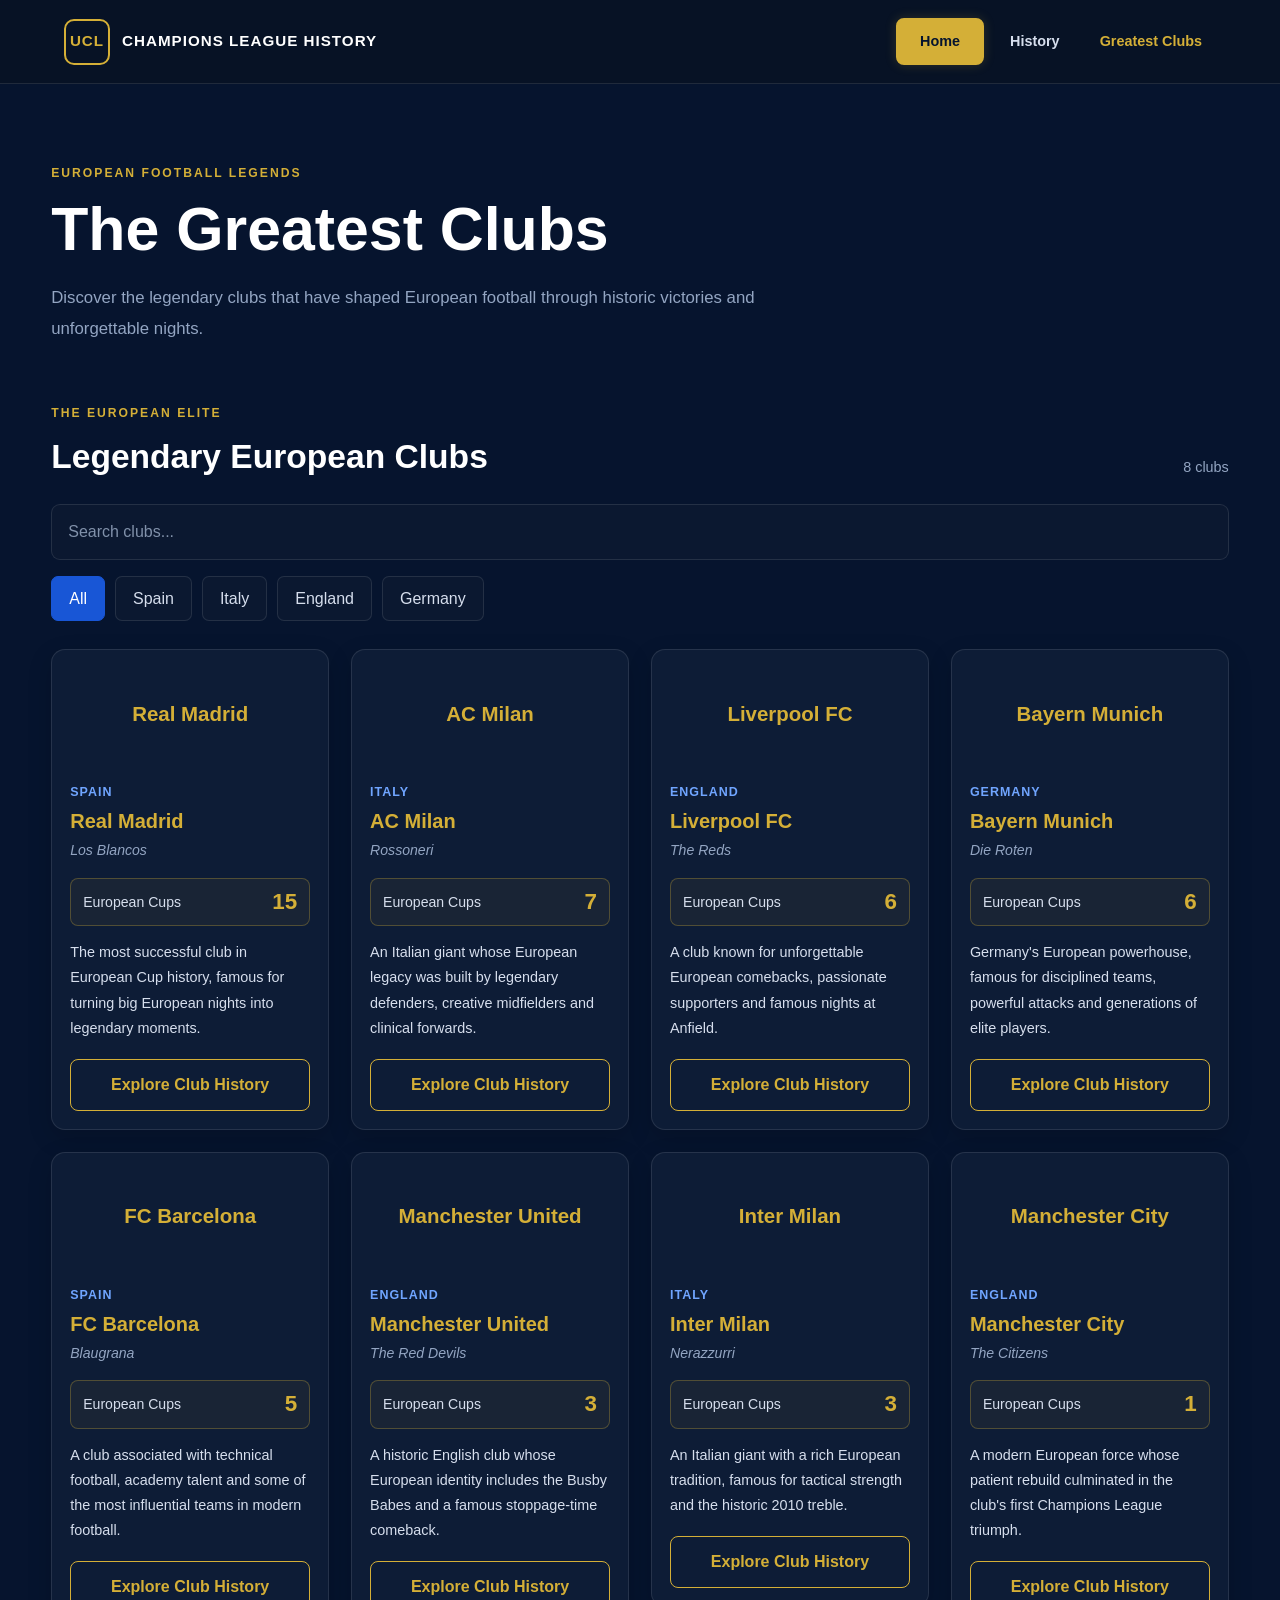
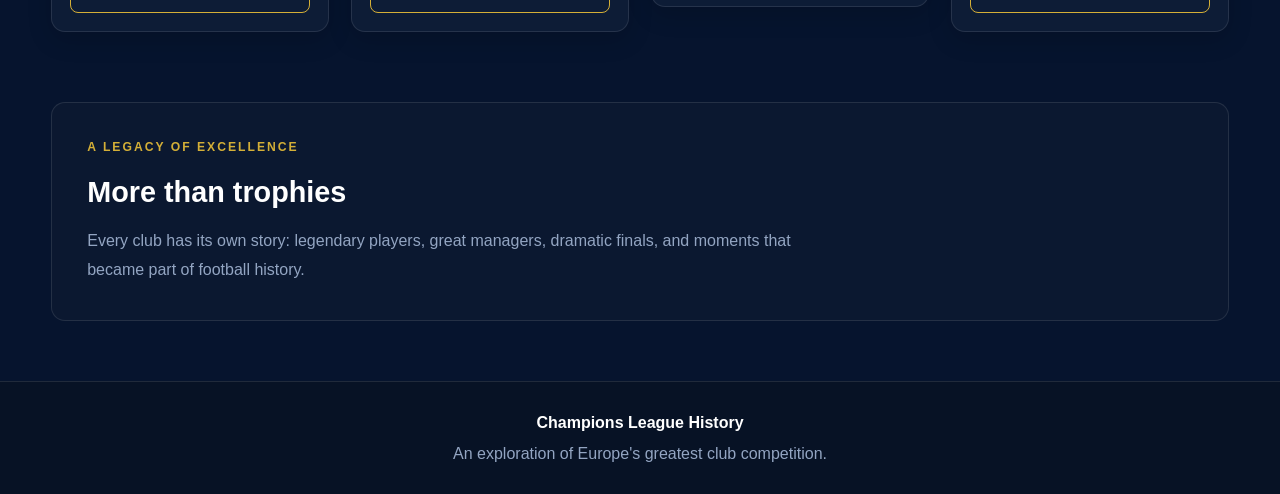
<file: clubs.html>
<!DOCTYPE html>
<html lang="en">
<head>
    <meta charset="UTF-8">
    <meta name="viewport" content="width=device-width, initial-scale=1.0">

    <title>Greatest Clubs | Champions League History</title>

    <link rel="stylesheet" href="clubs.css">
    <script src="clubs.js" defer></script>
</head>

<body>

    <header class="site-header">
        <a href="index.html" class="brand">
            <span class="brand-icon">UCL</span>
            <span>CHAMPIONS LEAGUE HISTORY</span>
        </a>

        <nav class="main-nav">
            <a href="index.html">Home</a>
            <a href="history.html">History</a>
            <a href="clubs.html" class="active">Greatest Clubs</a>
        </nav>
    </header>

    <main>
        <section class="page-hero">
            <p class="eyebrow">EUROPEAN FOOTBALL LEGENDS</p>
            <h1>The Greatest Clubs</h1>
            <p>
                Discover the legendary clubs that have shaped European
                football through historic victories and unforgettable nights.
            </p>
        </section>

        <section class="clubs-section">

            <div class="section-heading">
                <div>
                    <p class="eyebrow">THE EUROPEAN ELITE</p>
                    <h2>Legendary European Clubs</h2>
                </div>

                <p id="clubCount" class="club-count">8 clubs</p>
            </div>

            <div class="club-controls">
                <input
                    type="search"
                    id="clubSearch"
                    placeholder="Search clubs..."
                    aria-label="Search clubs"
                >

                <div class="filter-buttons">
                    <button class="filter-btn active" data-filter="all">
                        All
                    </button>

                    <button class="filter-btn" data-filter="Spain">
                        Spain
                    </button>

                    <button class="filter-btn" data-filter="Italy">
                        Italy
                    </button>

                    <button class="filter-btn" data-filter="England">
                        England
                    </button>

                    <button class="filter-btn" data-filter="Germany">
                        Germany
                    </button>
                </div>
            </div>

            <div id="clubGrid" class="club-grid"></div>

            <p id="noResults" class="no-results" hidden>
                No clubs found. Try another search.
            </p>

        </section>

        <section class="history-note">
            <p class="eyebrow">A LEGACY OF EXCELLENCE</p>
            <h2>More than trophies</h2>
            <p>
                Every club has its own story: legendary players, great managers,
                dramatic finals, and moments that became part of football history.
            </p>
        </section>
    </main>

    <footer class="site-footer">
        <p>Champions League History</p>
        <p>An exploration of Europe's greatest club competition.</p>
    </footer>

</body>
</html>
</file>
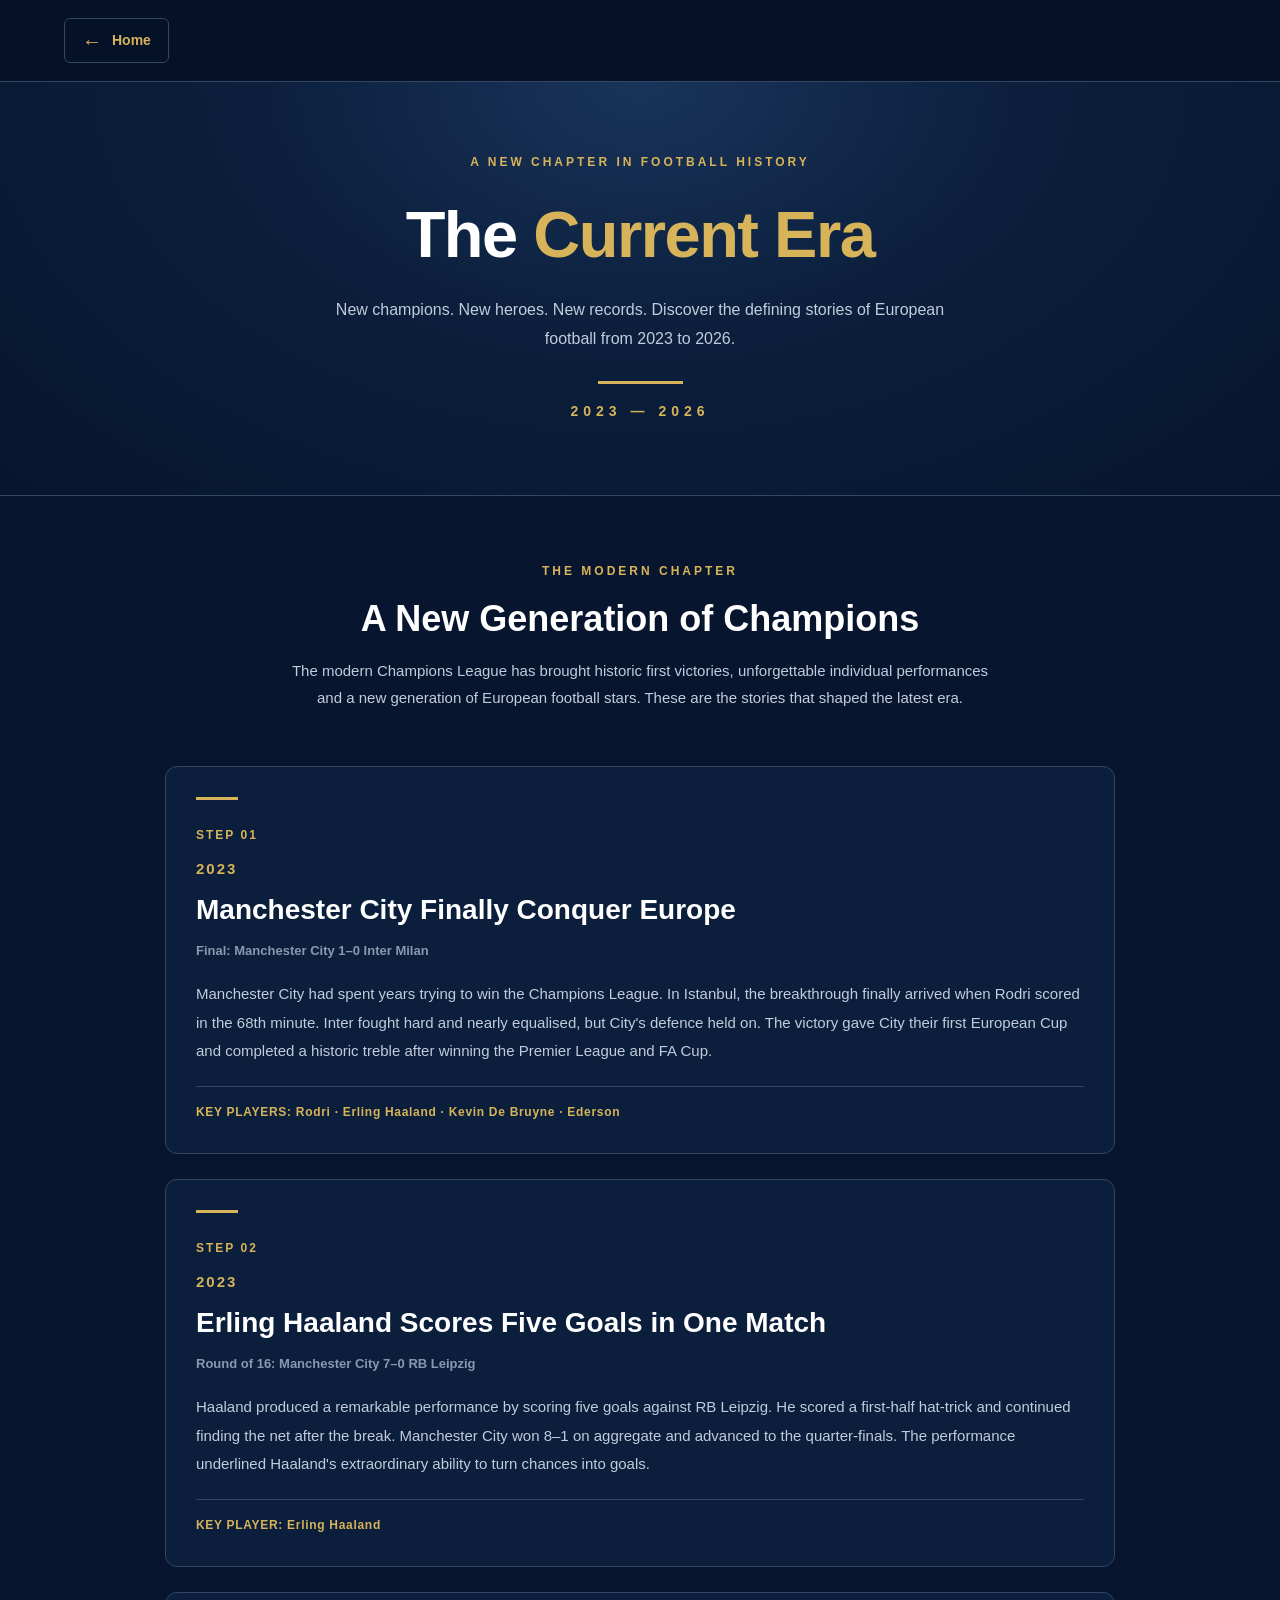
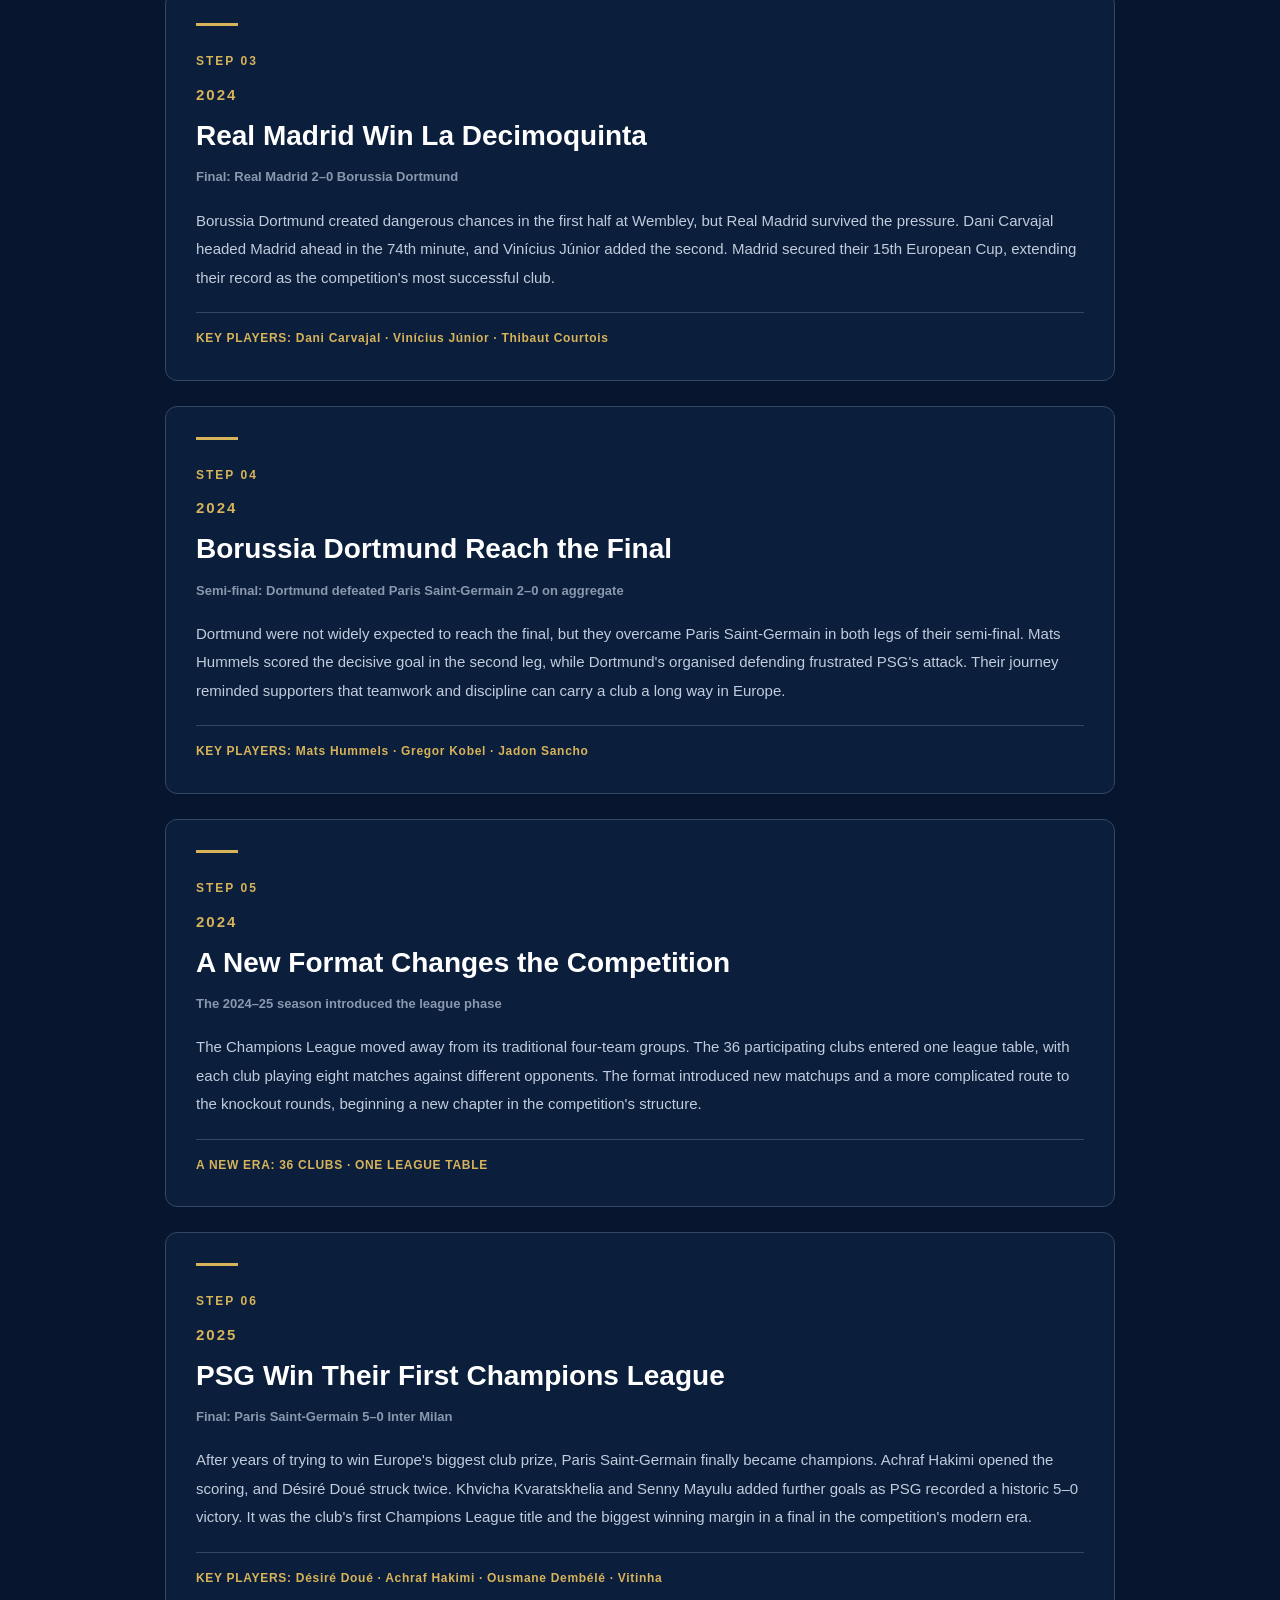
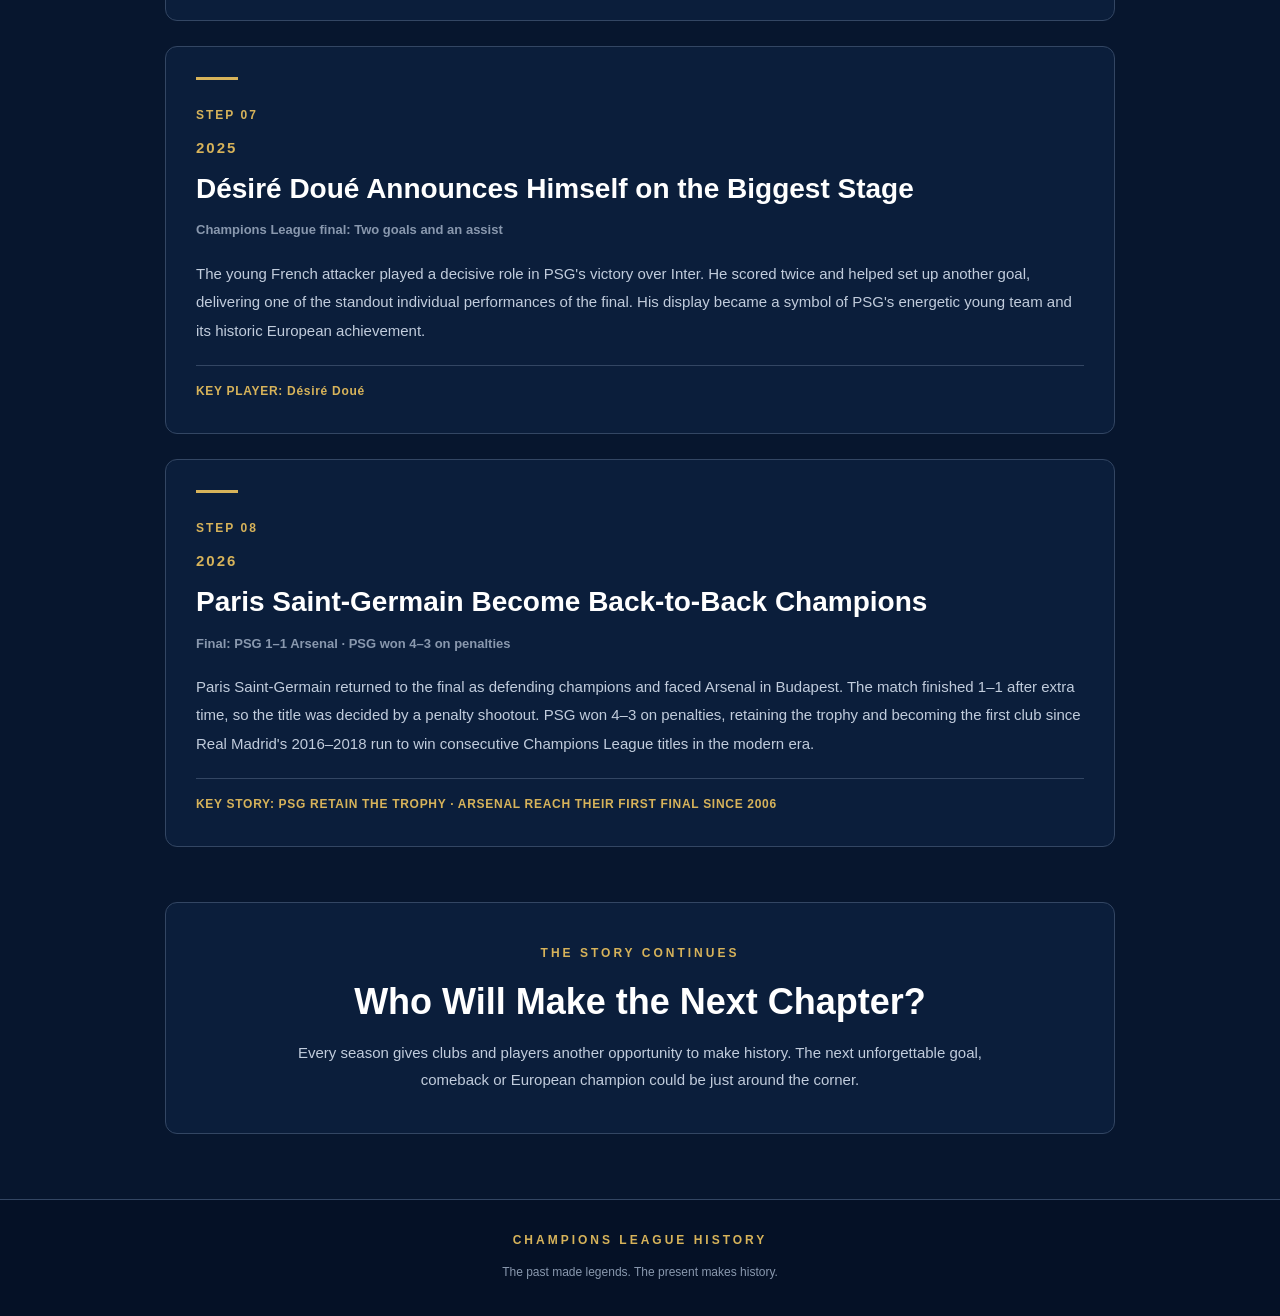
<file: current-era.html>
<!DOCTYPE html>
<html lang="en">
<head>
    <meta charset="UTF-8">
    <meta name="viewport" content="width=device-width, initial-scale=1.0">

    <title>Champions League | The Current Era</title>

    <link rel="stylesheet" href="current-era.css">
    <script src="current-era.js" defer></script>
</head>

<body>

    <!-- HOME BUTTON -->

    <nav class="top-navigation">
        <a href="index.html" class="home-button">
            <span class="home-icon">←</span>
            Home
        </a>
    </nav>


    <!-- HERO SECTION -->

    <header class="hero">
        <div class="hero-content">

            <p class="eyebrow">A NEW CHAPTER IN FOOTBALL HISTORY</p>

            <h1>The <span>Current Era</span></h1>

            <p class="hero-description">
                New champions. New heroes. New records.
                Discover the defining stories of European football
                from 2023 to 2026.
            </p>

            <div class="hero-line"></div>

            <p class="year-range">2023 — 2026</p>

        </div>
    </header>


    <!-- MAIN CONTENT -->

    <main class="container">

        <!-- INTRODUCTION -->

        <section class="intro">

            <p class="section-label">THE MODERN CHAPTER</p>

            <h2>A New Generation of Champions</h2>

            <p>
                The modern Champions League has brought historic first
                victories, unforgettable individual performances and
                a new generation of European football stars.
                These are the stories that shaped the latest era.
            </p>

        </section>


        <!-- CURRENT-ERA STORIES -->

        <section class="timeline" id="timeline"></section>


        <!-- CLOSING SECTION -->

        <section class="future-note">

            <p class="section-label">THE STORY CONTINUES</p>

            <h2>Who Will Make the Next Chapter?</h2>

            <p>
                Every season gives clubs and players another opportunity
                to make history. The next unforgettable goal, comeback
                or European champion could be just around the corner.
            </p>

        </section>

    </main>


    <!-- FOOTER -->

    <footer class="footer">

        <p>CHAMPIONS LEAGUE HISTORY</p>

        <span>The past made legends. The present makes history.</span>

    </footer>

</body>
</html>
</file>
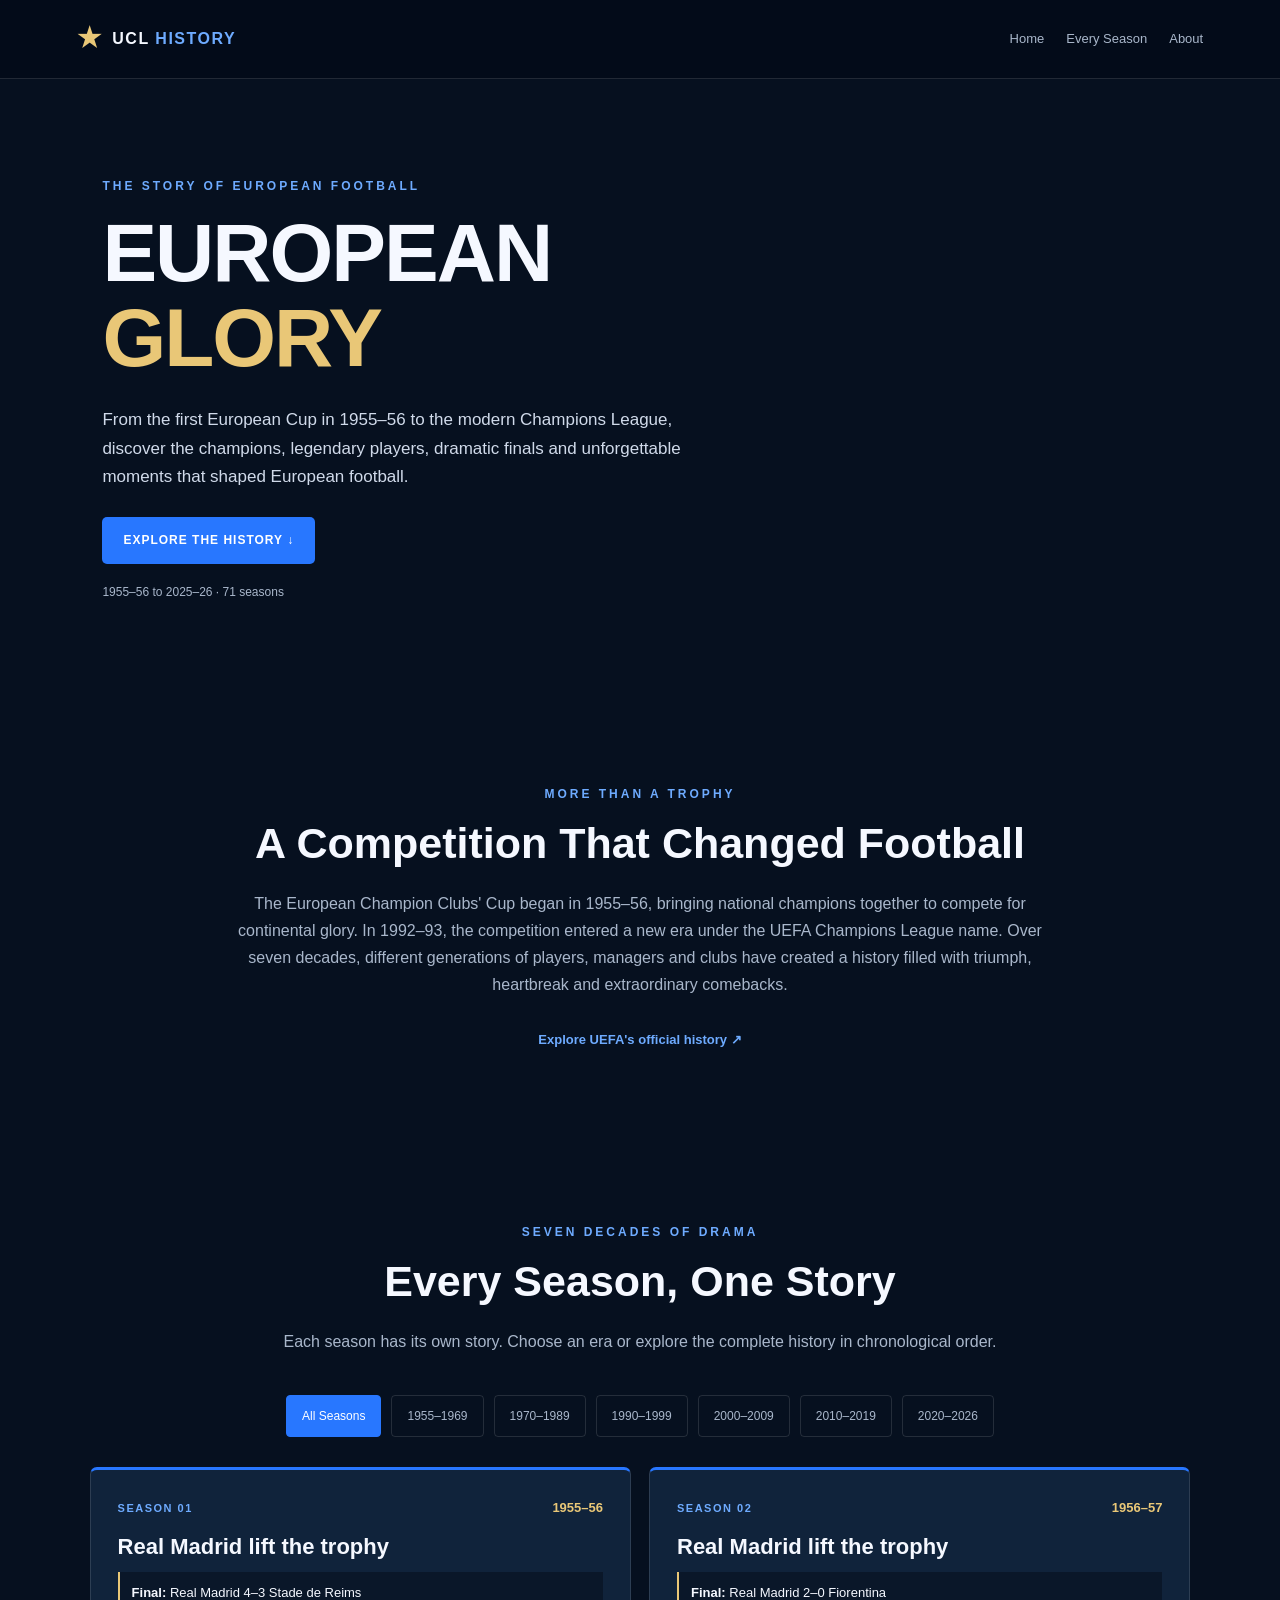
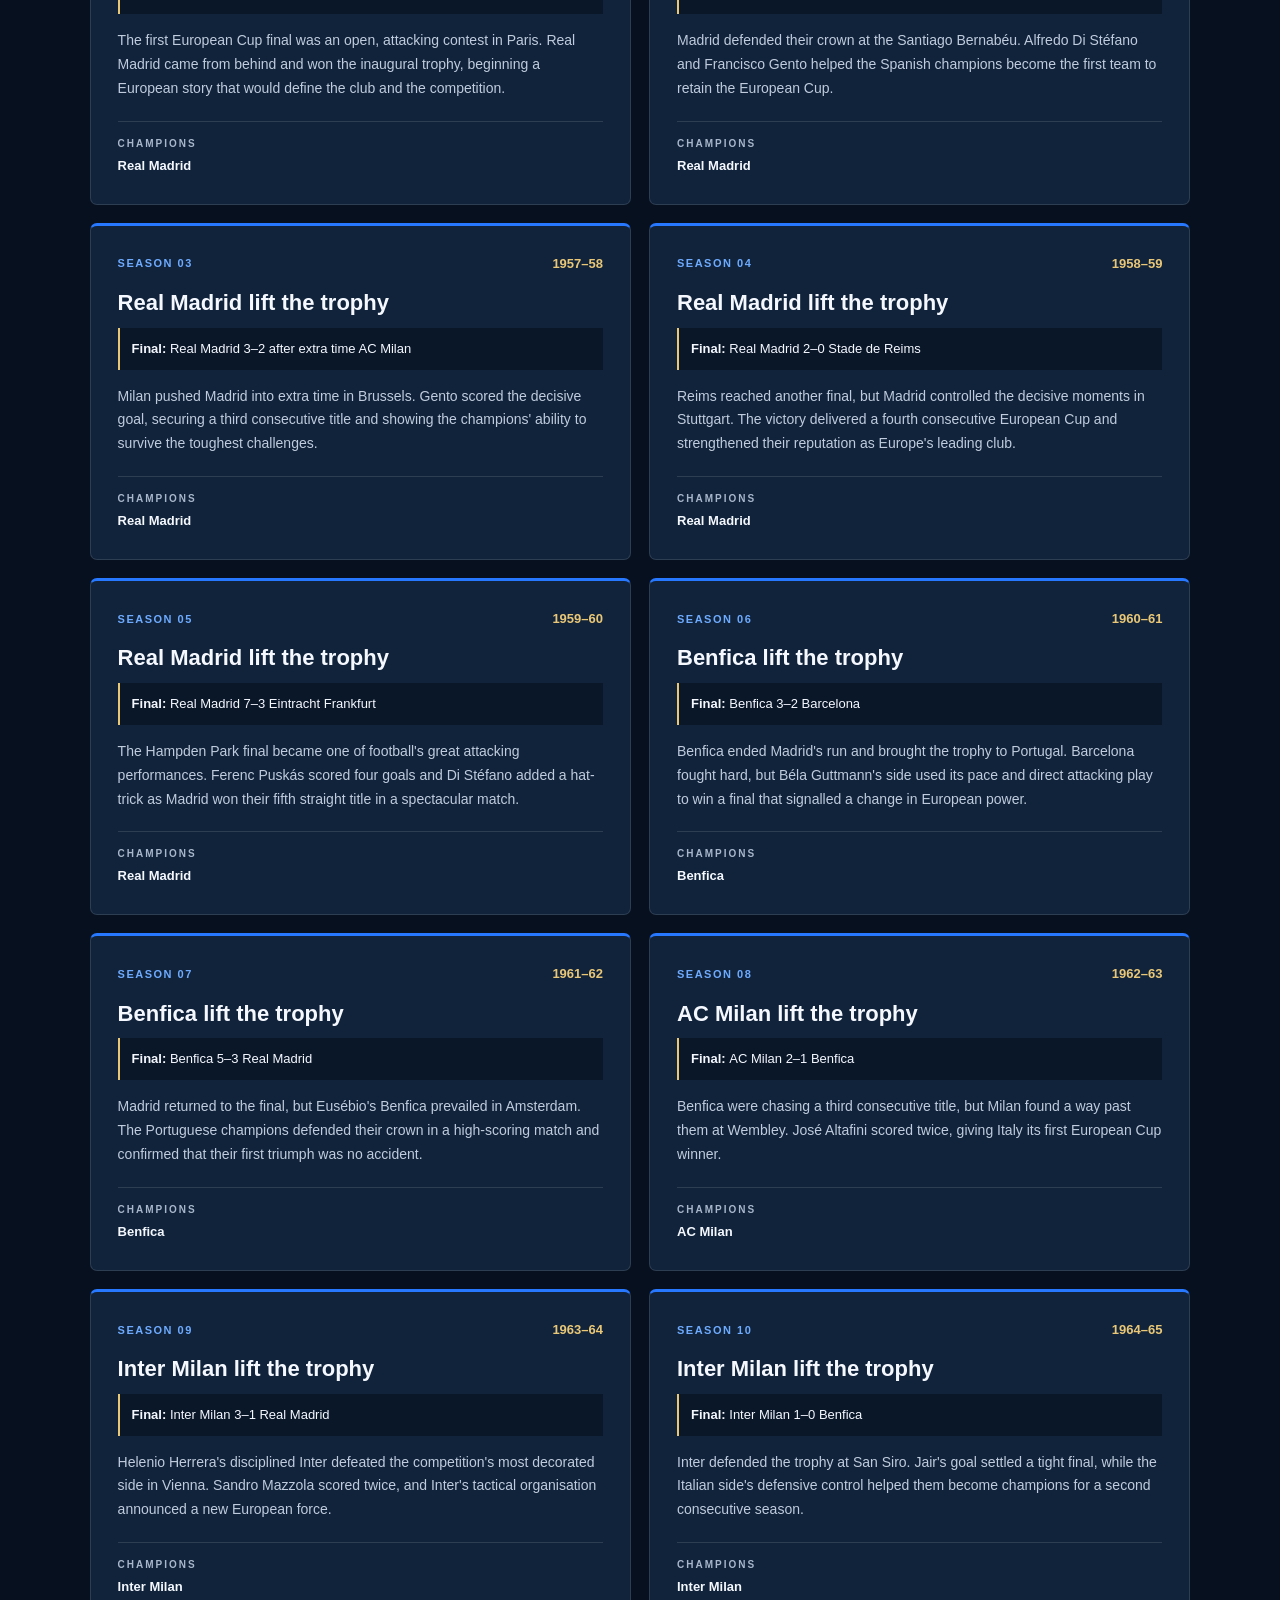
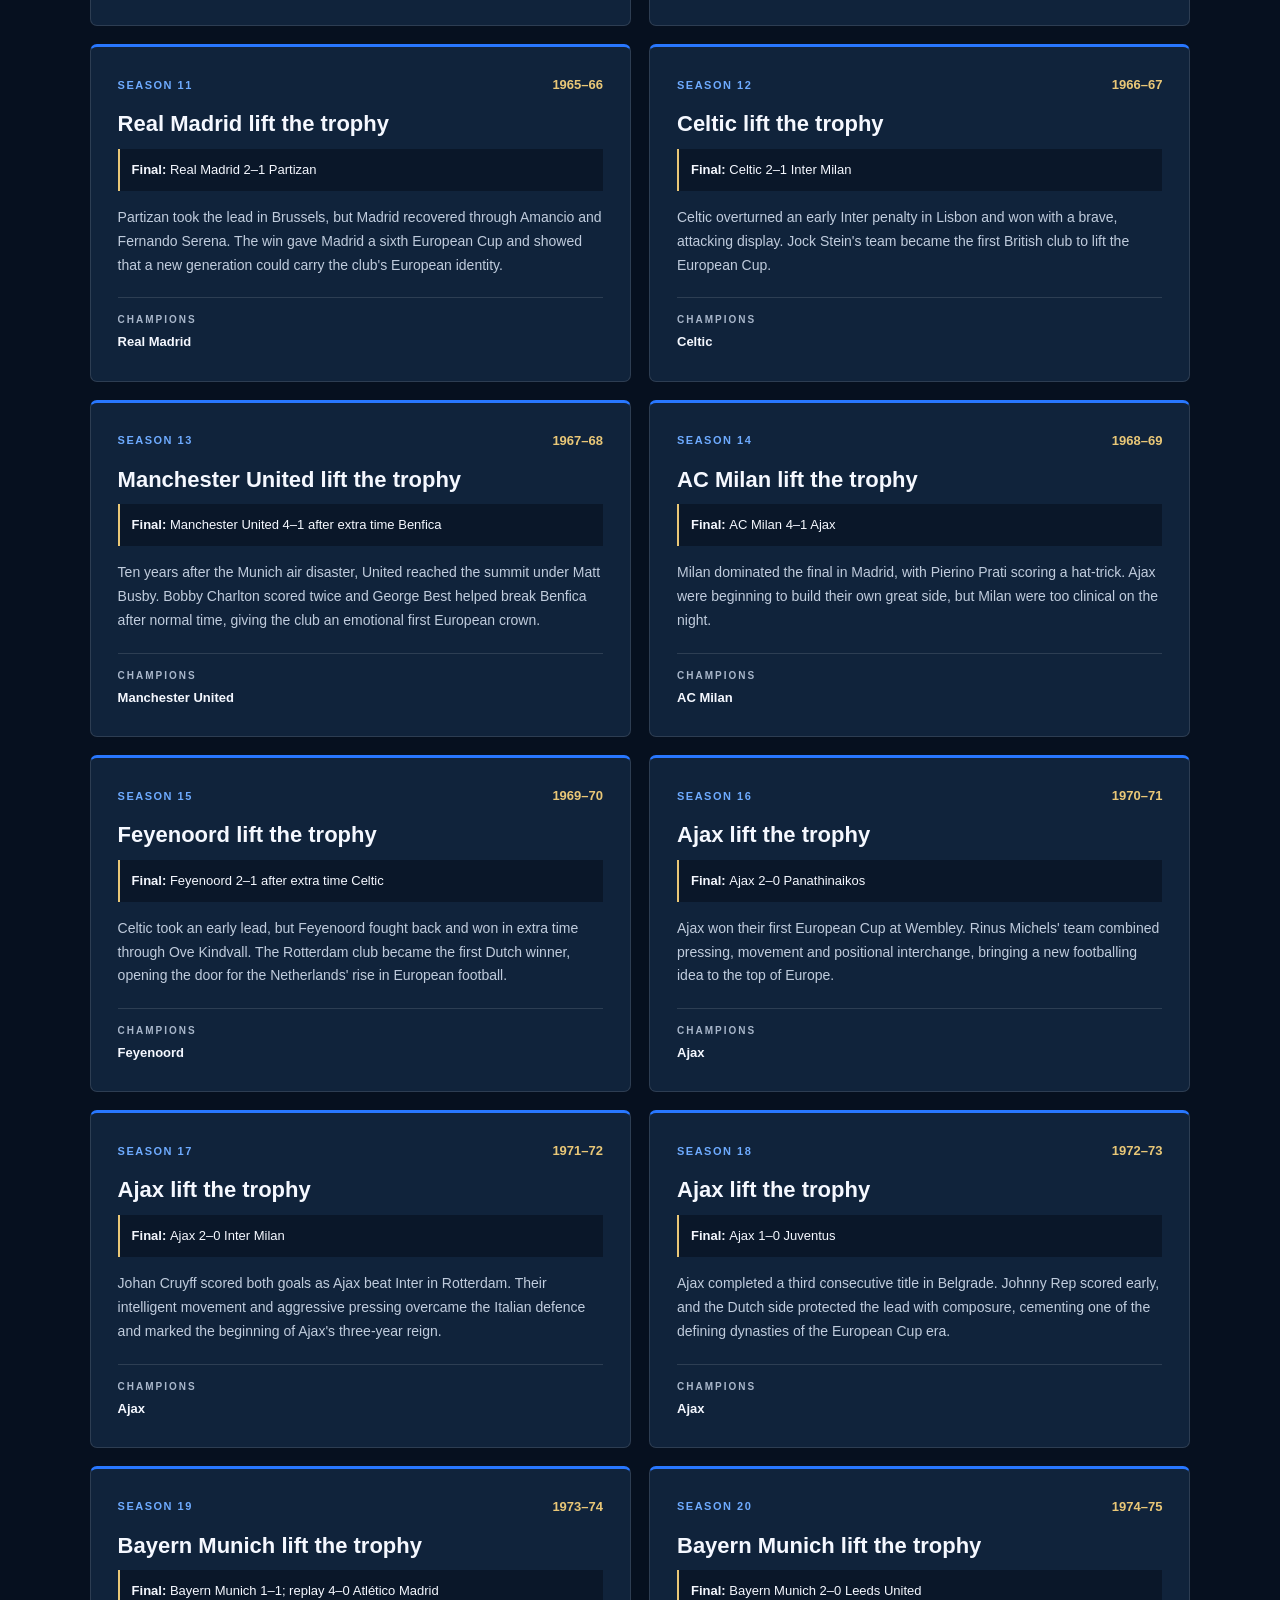
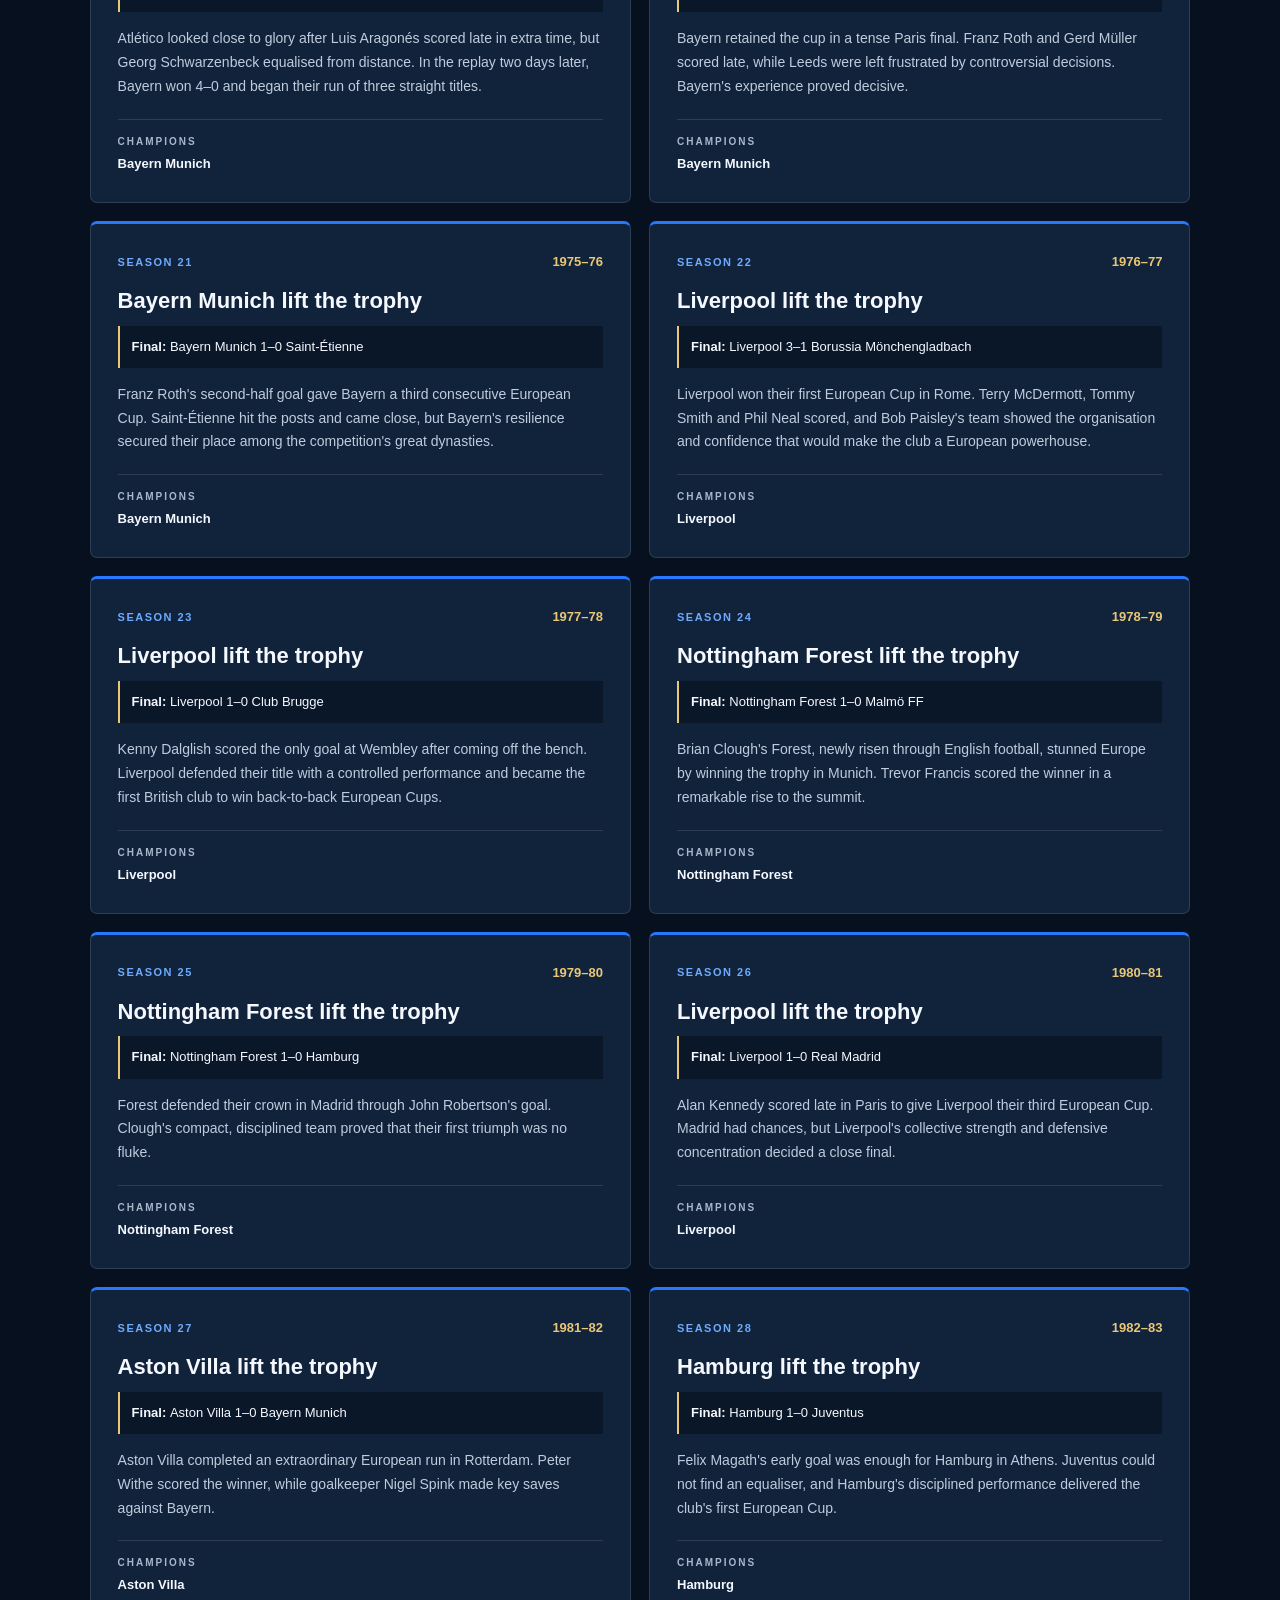
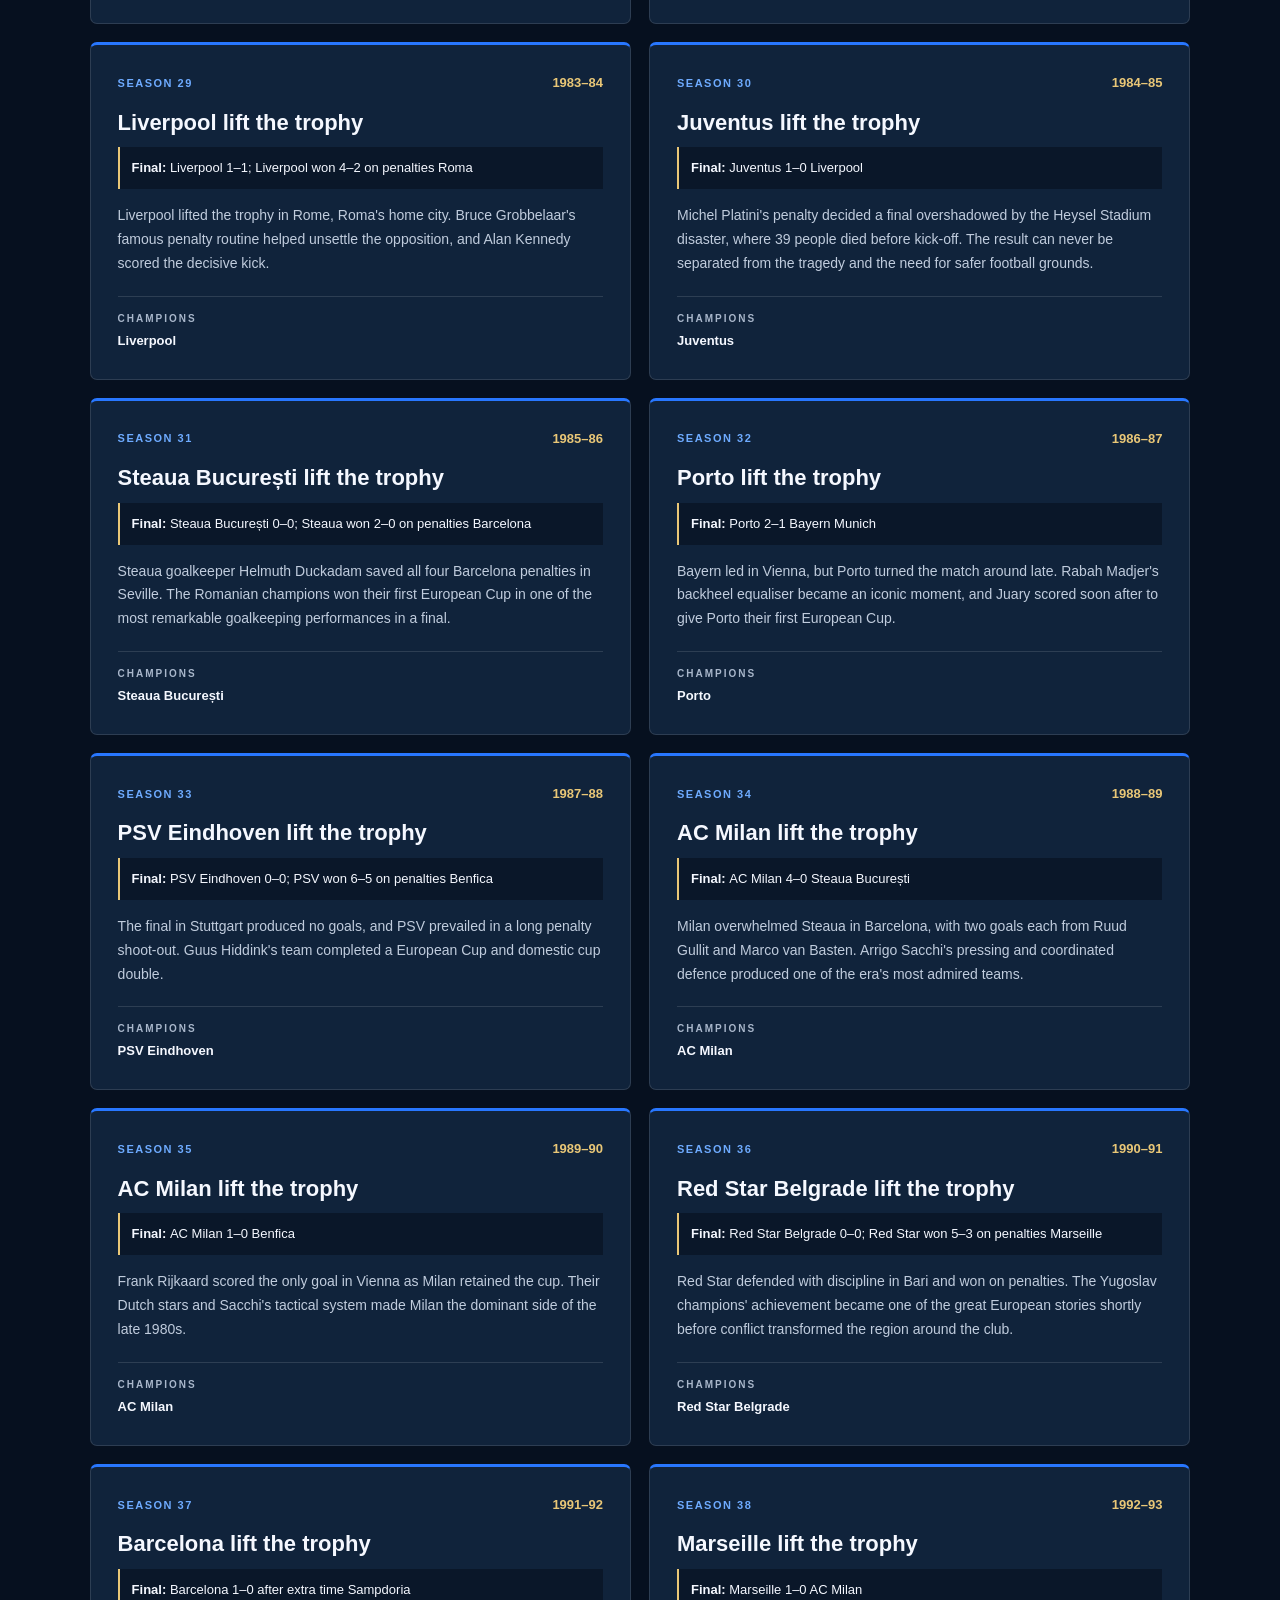
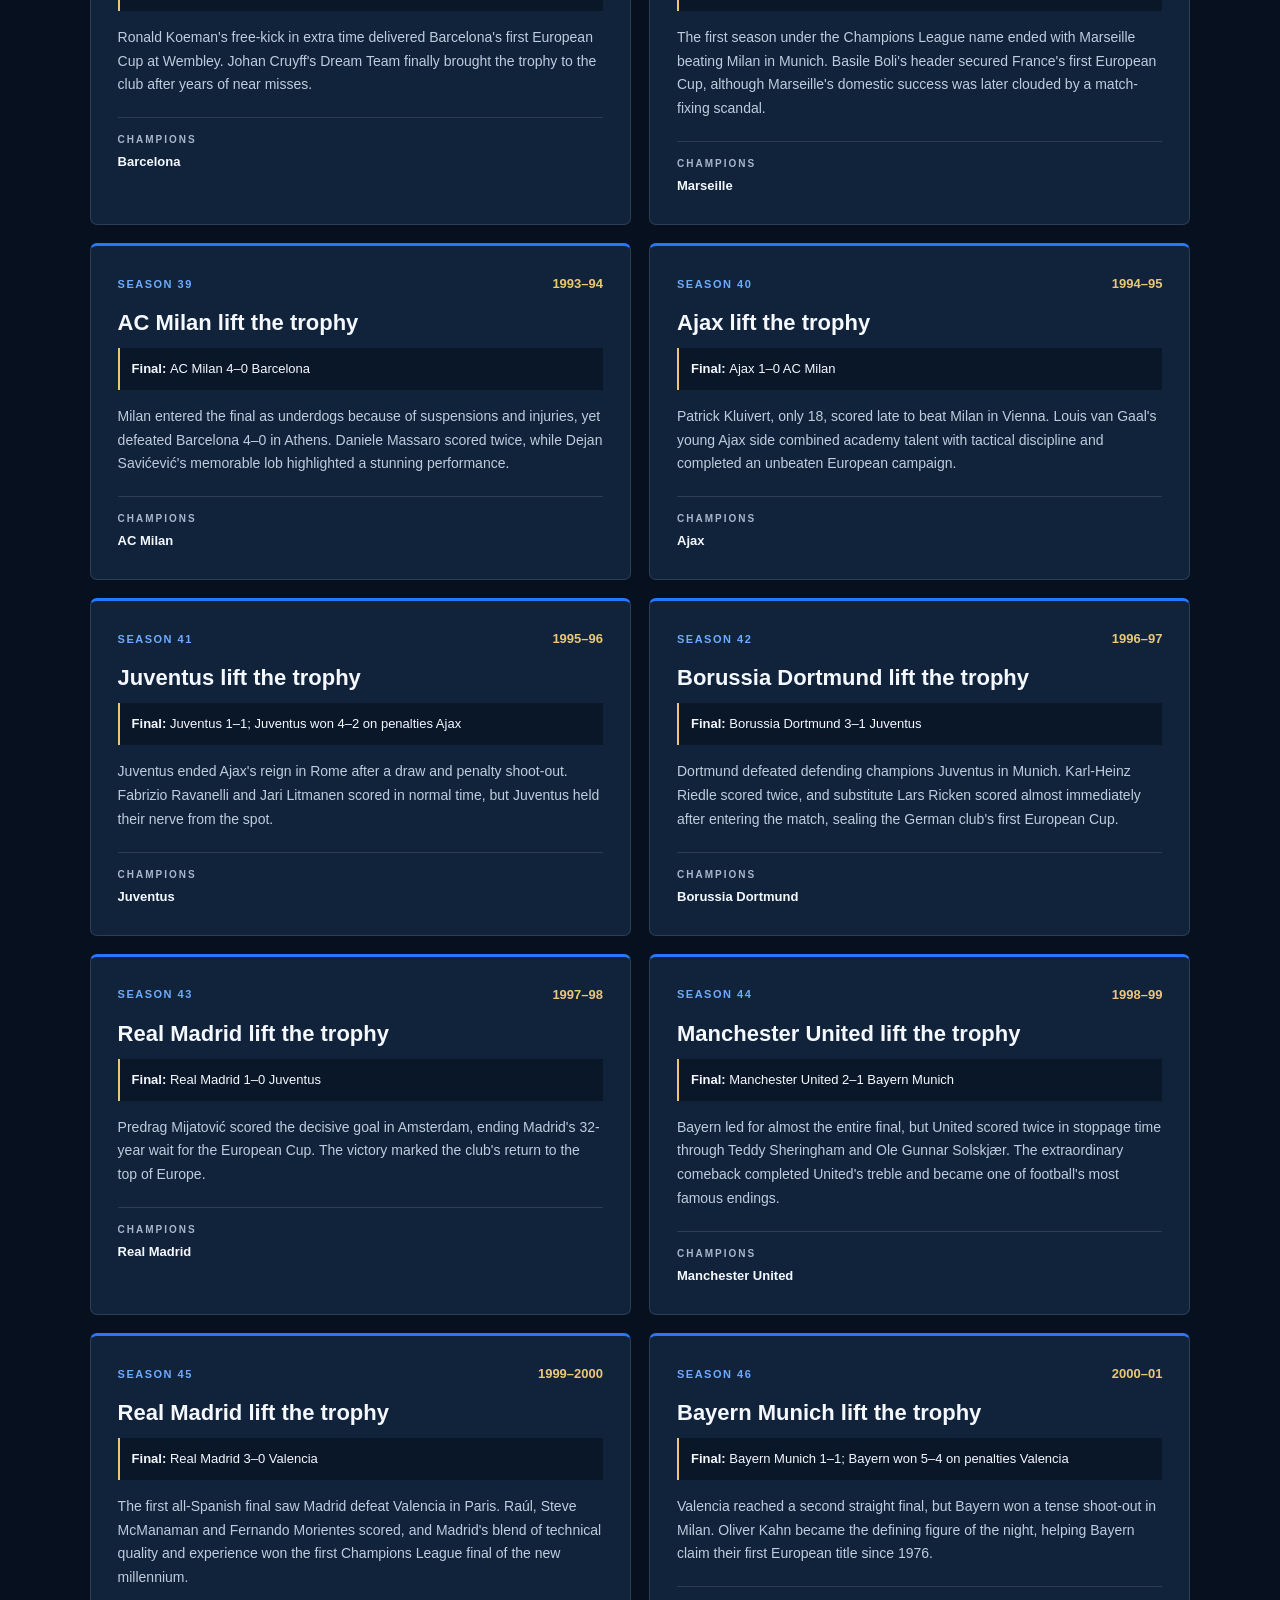
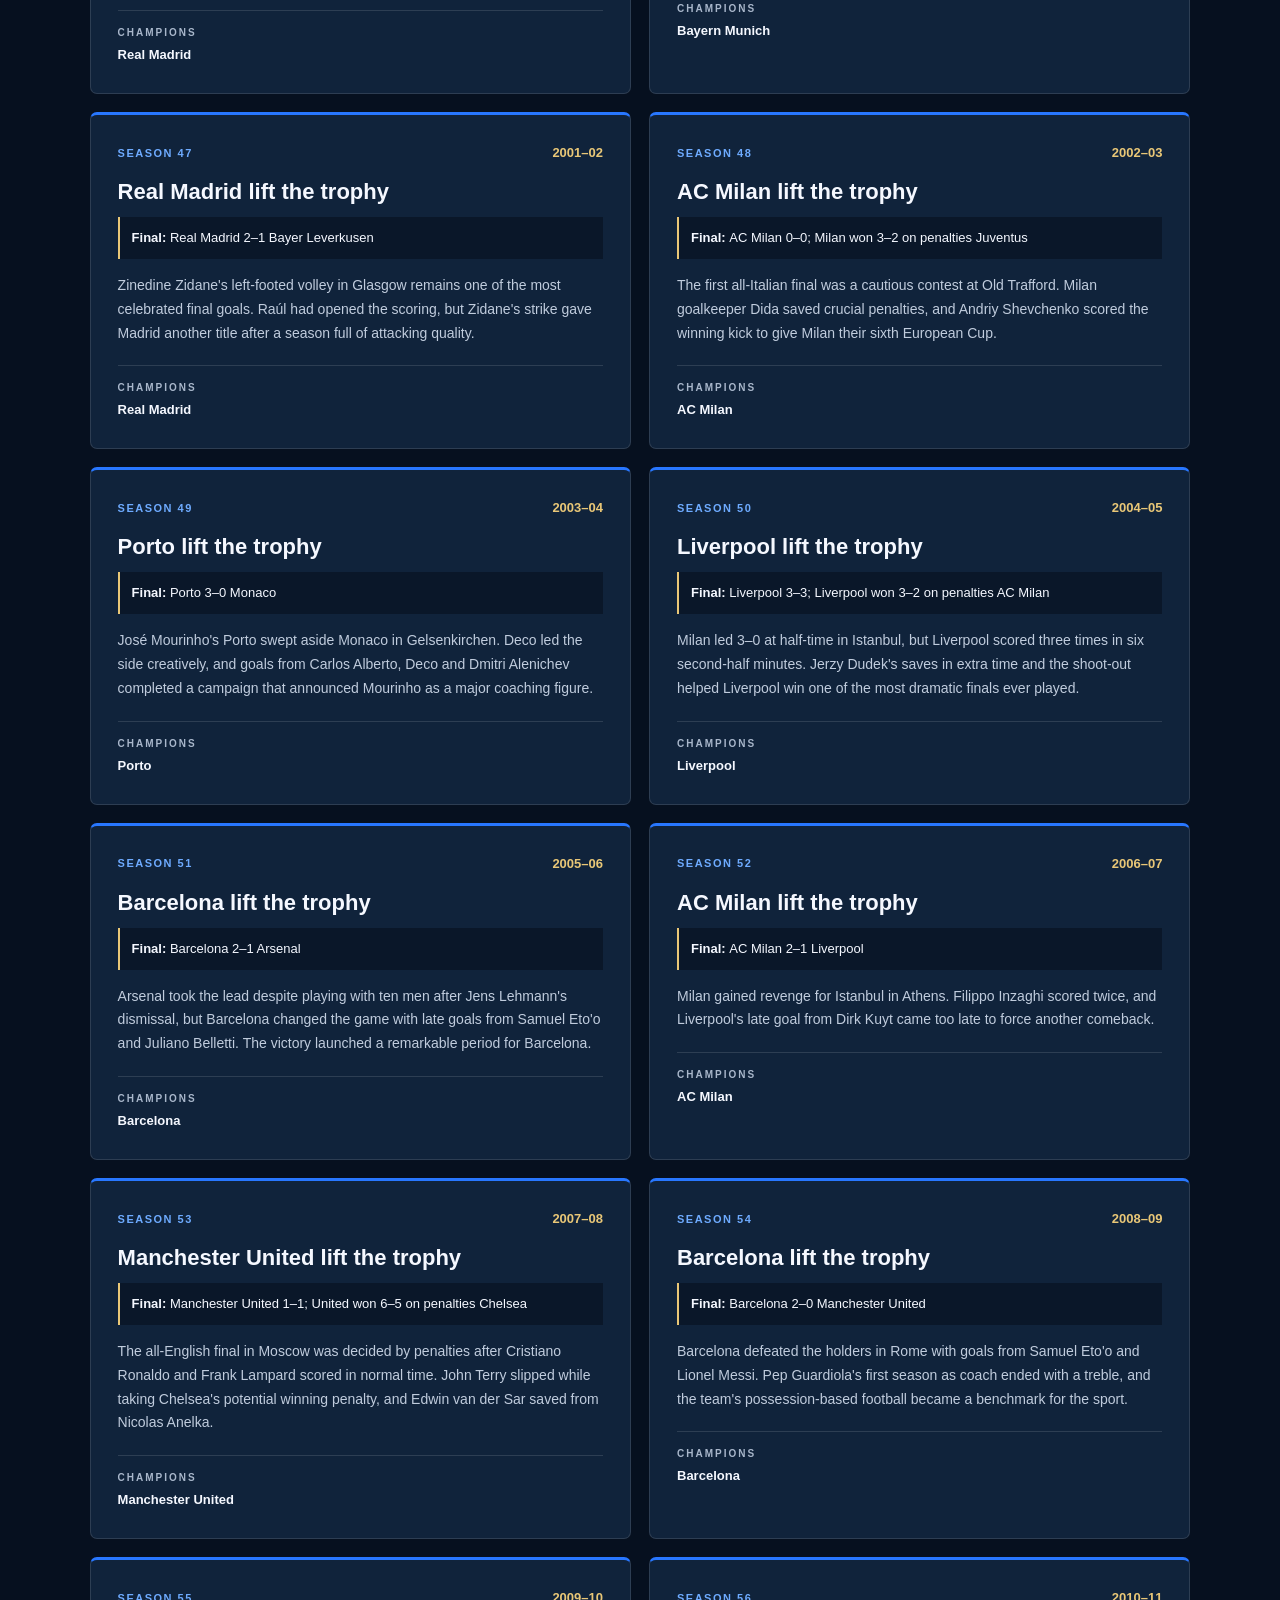
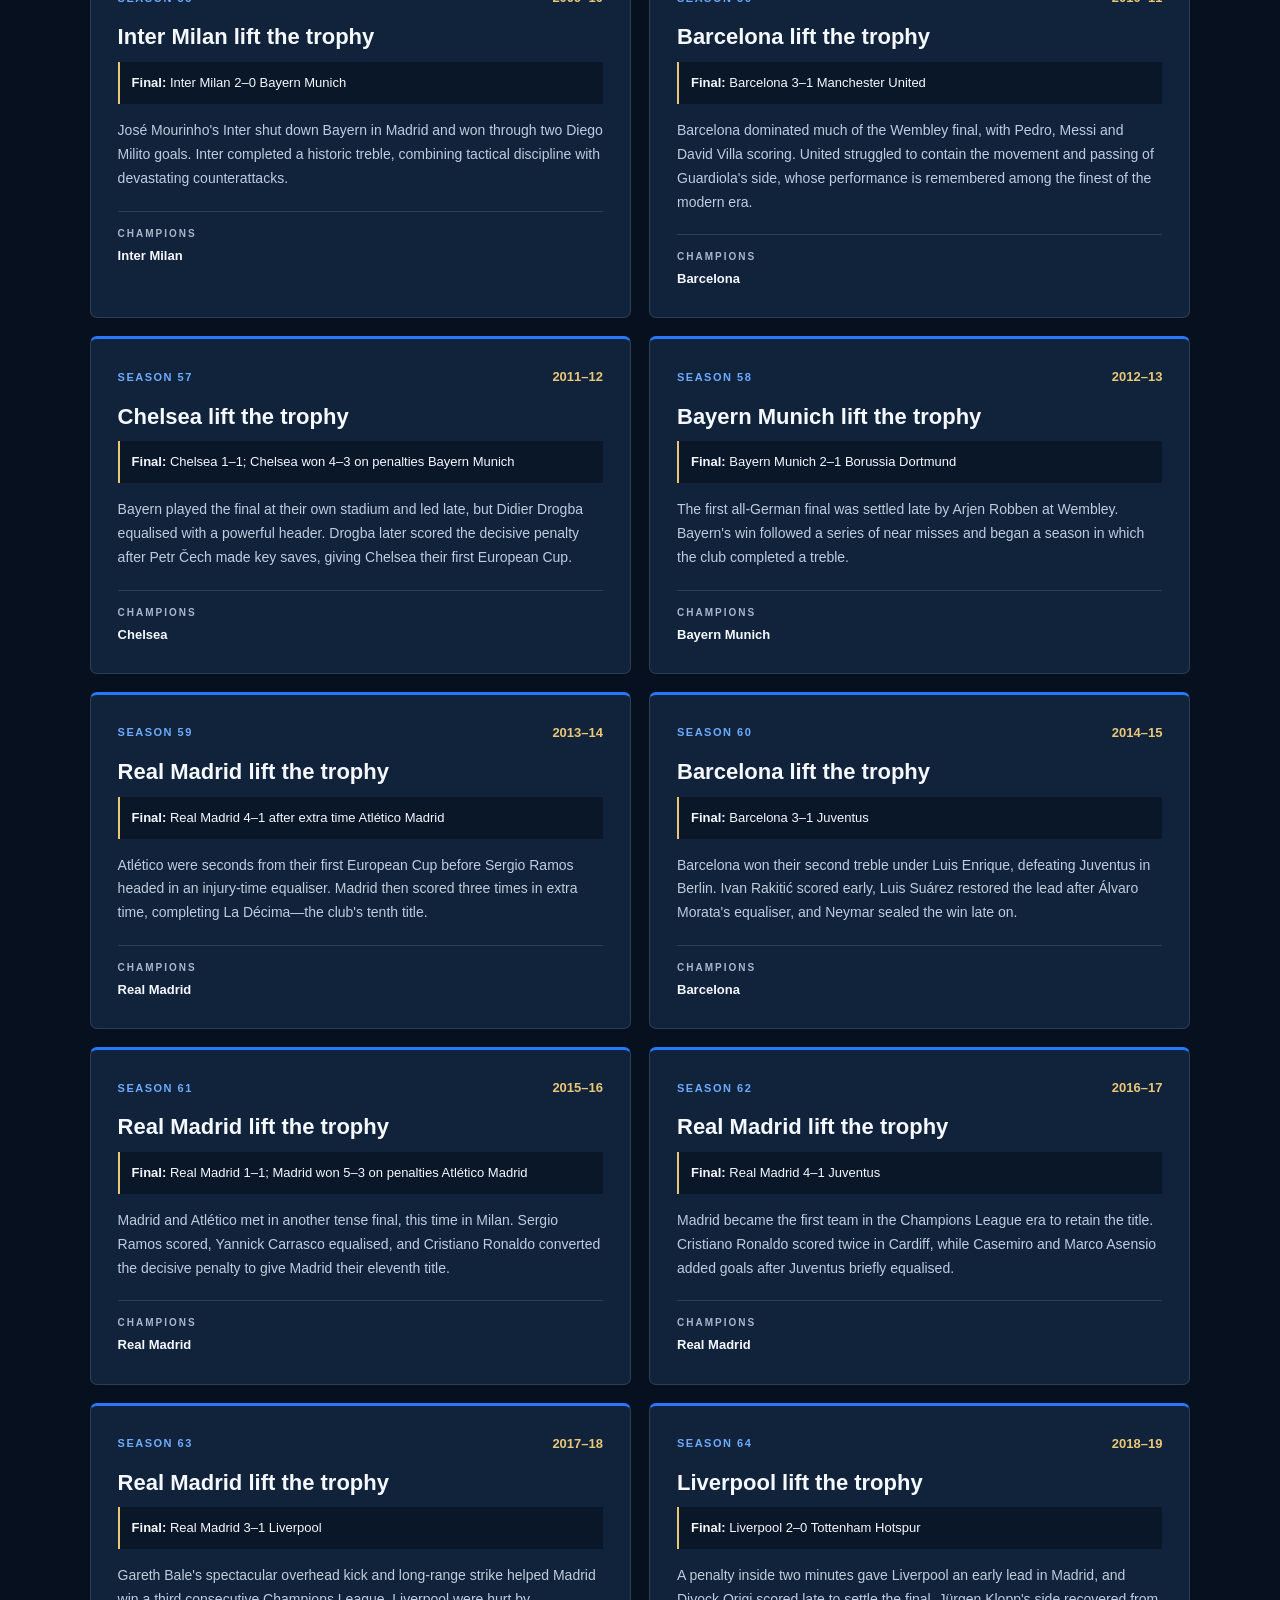
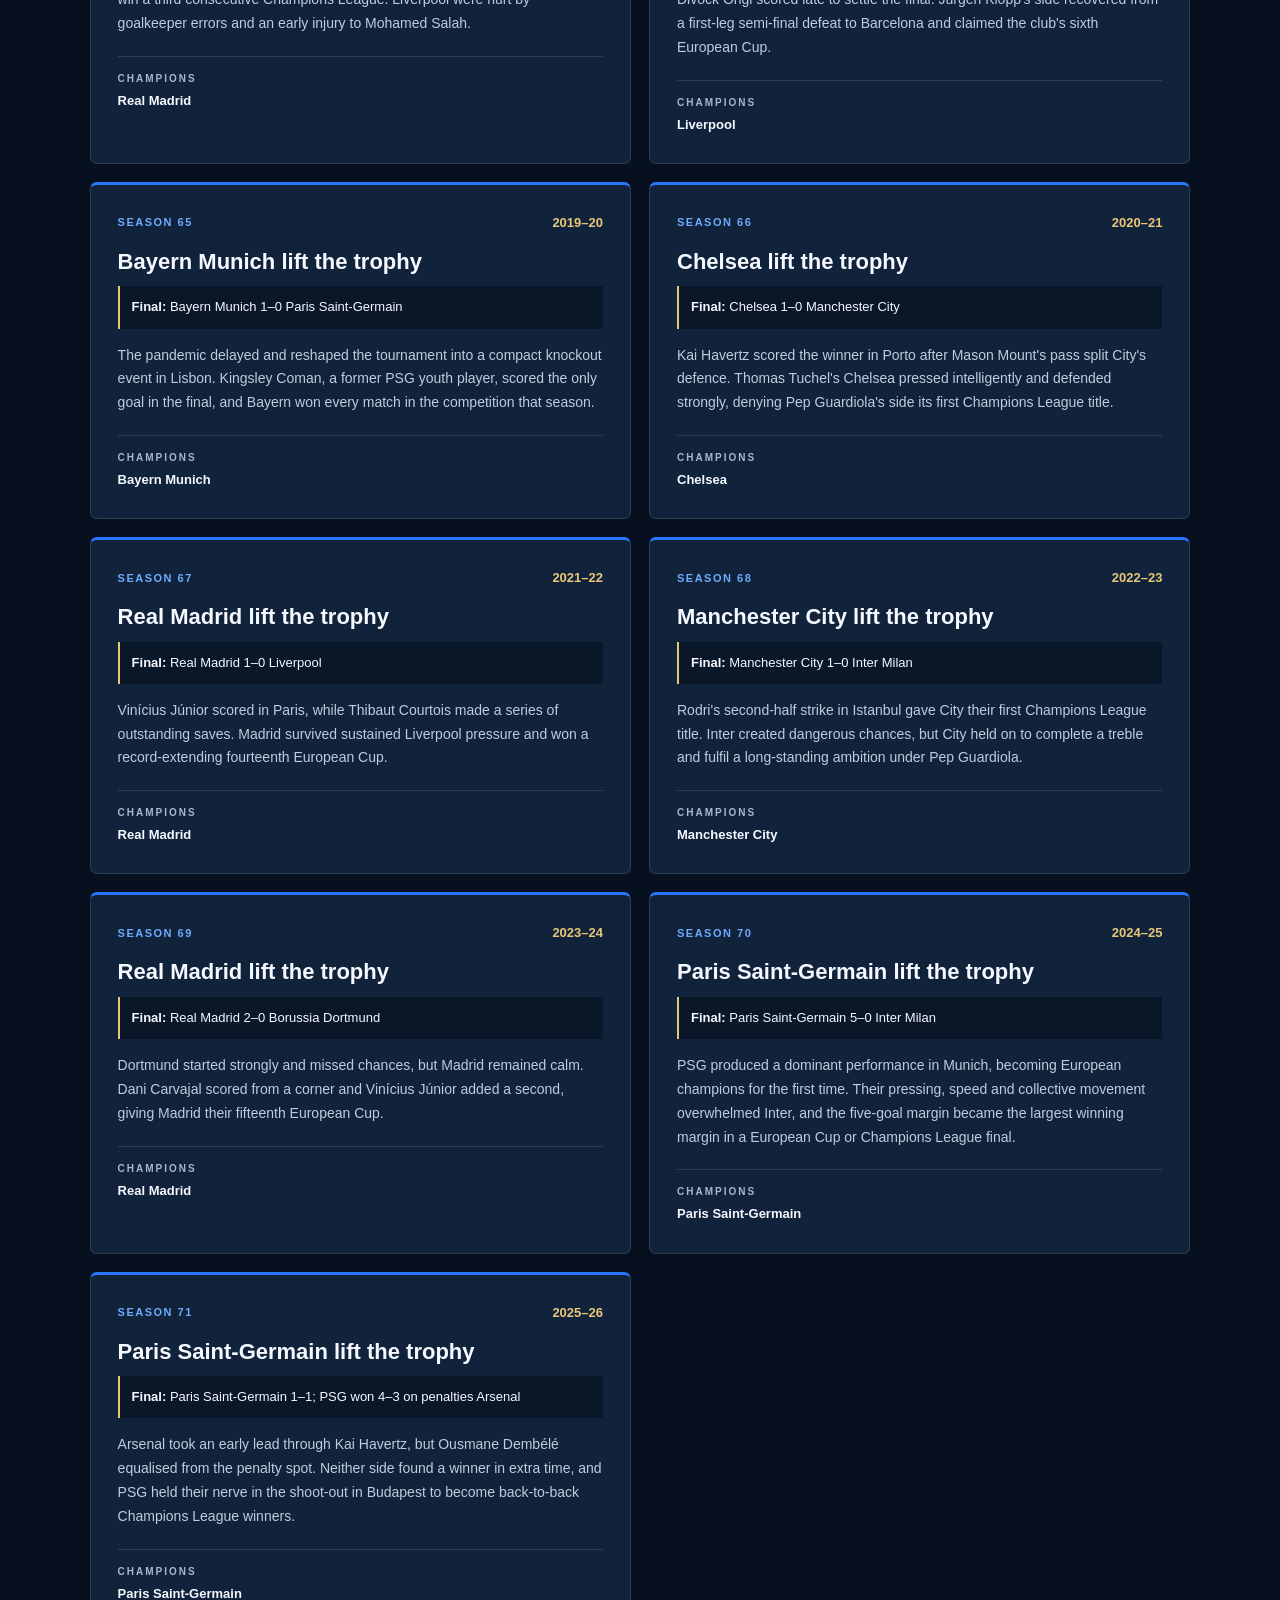
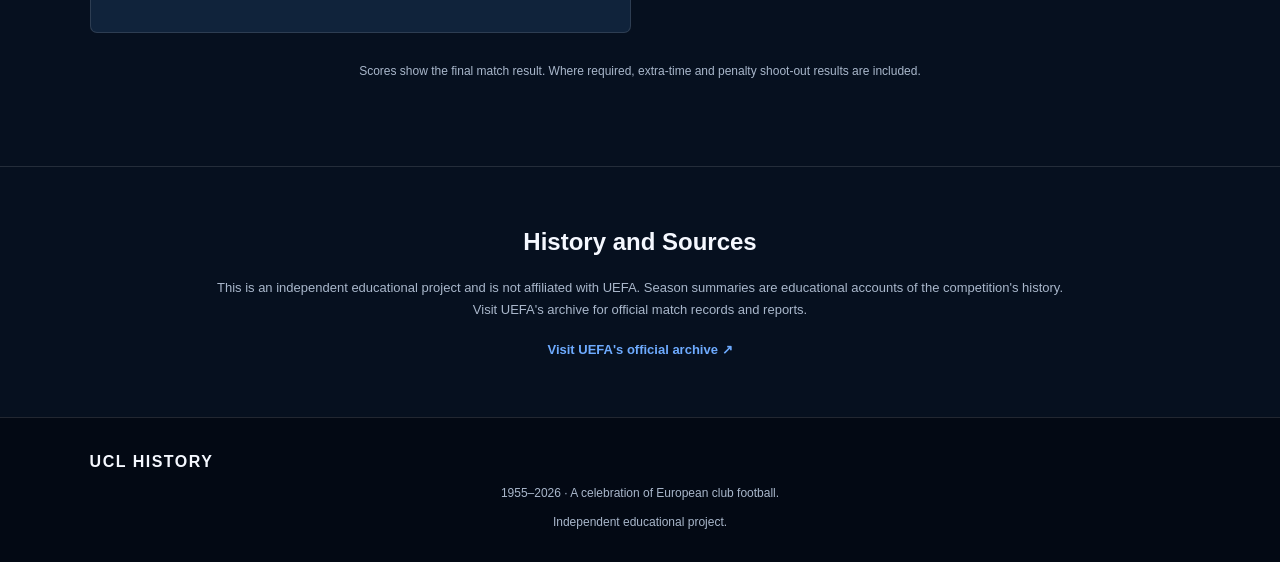
<file: history.html>
<!DOCTYPE html>
<html lang="en">
<head>
    <meta charset="UTF-8">
    <meta name="viewport" content="width=device-width, initial-scale=1.0">

    <meta name="description"
          content="The complete history of the European Cup and Champions League, season by season, from 1955 to 2026.">

    <title>Champions League History | 1955–2026</title>

    <link rel="stylesheet" href="history.css">
    <script src="history.js" defer></script>
</head>

<body>

    <!-- HEADER -->

    <header class="site-header">
        <a href="index.html" class="brand">
            <span class="brand-icon">★</span>
            <span>UCL <span class="brand-light">HISTORY</span></span>
        </a>

        <nav>
            <a href="index.html">Home</a>
            <a href="#timeline">Every Season</a>
            <a href="#about">About</a>
        </nav>
    </header>


    <main>

        <!-- HERO: ORIGINAL INTER MILAN BACKGROUND PRESERVED -->

        <section class="hero">
            <div class="hero-content">

                <p class="eyebrow">THE STORY OF EUROPEAN FOOTBALL</p>

                <h1>
                    EUROPEAN<br>
                    <span>GLORY</span>
                </h1>

                <p class="hero-description">
                    From the first European Cup in 1955–56 to the
                    modern Champions League, discover the champions,
                    legendary players, dramatic finals and unforgettable
                    moments that shaped European football.
                </p>

                <a href="#timeline" class="primary-button">
                    EXPLORE THE HISTORY ↓
                </a>

                <p class="hero-note">
                    1955–56 to 2025–26 · 71 seasons
                </p>

            </div>
        </section>


        <!-- INTRODUCTION -->

        <section class="intro section" id="about">

            <p class="eyebrow">MORE THAN A TROPHY</p>

            <h2>A Competition That Changed Football</h2>

            <p>
                The European Champion Clubs' Cup began in 1955–56,
                bringing national champions together to compete for
                continental glory. In 1992–93, the competition entered
                a new era under the UEFA Champions League name.
                Over seven decades, different generations of players,
                managers and clubs have created a history filled with
                triumph, heartbreak and extraordinary comebacks.
            </p>

            <a class="text-link"
               href="https://www.uefa.com/uefachampionsleague/history/"
               target="_blank"
               rel="noopener noreferrer">
                Explore UEFA's official history ↗
            </a>

        </section>


        <!-- SEASON-BY-SEASON HISTORY -->

        <section class="section timeline-section" id="timeline">

            <div class="section-heading">

                <p class="eyebrow">SEVEN DECADES OF DRAMA</p>

                <h2>Every Season, One Story</h2>

                <p>
                    Each season has its own story. Choose an era
                    or explore the complete history in chronological order.
                </p>

            </div>


            <!-- FILTER BUTTONS -->

            <div class="era-filters">

                <button class="filter active" data-era="all">
                    All Seasons
                </button>

                <button class="filter" data-era="1950">
                    1955–1969
                </button>

                <button class="filter" data-era="1970">
                    1970–1989
                </button>

                <button class="filter" data-era="1990">
                    1990–1999
                </button>

                <button class="filter" data-era="2000">
                    2000–2009
                </button>

                <button class="filter" data-era="2010">
                    2010–2019
                </button>

                <button class="filter" data-era="2020">
                    2020–2026
                </button>

            </div>


            <!-- JAVASCRIPT INSERTS ALL 71 SEASONS HERE -->

            <div class="timeline-grid" id="seasonGrid"></div>

            <p class="history-footnote">
                Scores show the final match result. Where required,
                extra-time and penalty shoot-out results are included.
            </p>

        </section>


        <!-- SOURCES -->

        <section class="source-note">

            <h2>History and Sources</h2>

            <p>
                This is an independent educational project and is not
                affiliated with UEFA. Season summaries are educational
                accounts of the competition's history. Visit UEFA's
                archive for official match records and reports.
            </p>

            <a href="https://www.uefa.com/uefachampionsleague/history/"
               target="_blank"
               rel="noopener noreferrer">
                Visit UEFA's official archive ↗
            </a>

        </section>

    </main>


    <!-- FOOTER -->

    <footer class="site-footer">

        <a href="index.html" class="brand">
            UCL HISTORY
        </a>

        <p>1955–2026 · A celebration of European club football.</p>

        <p>Independent educational project.</p>

    </footer>

</body>
</html>
</file>
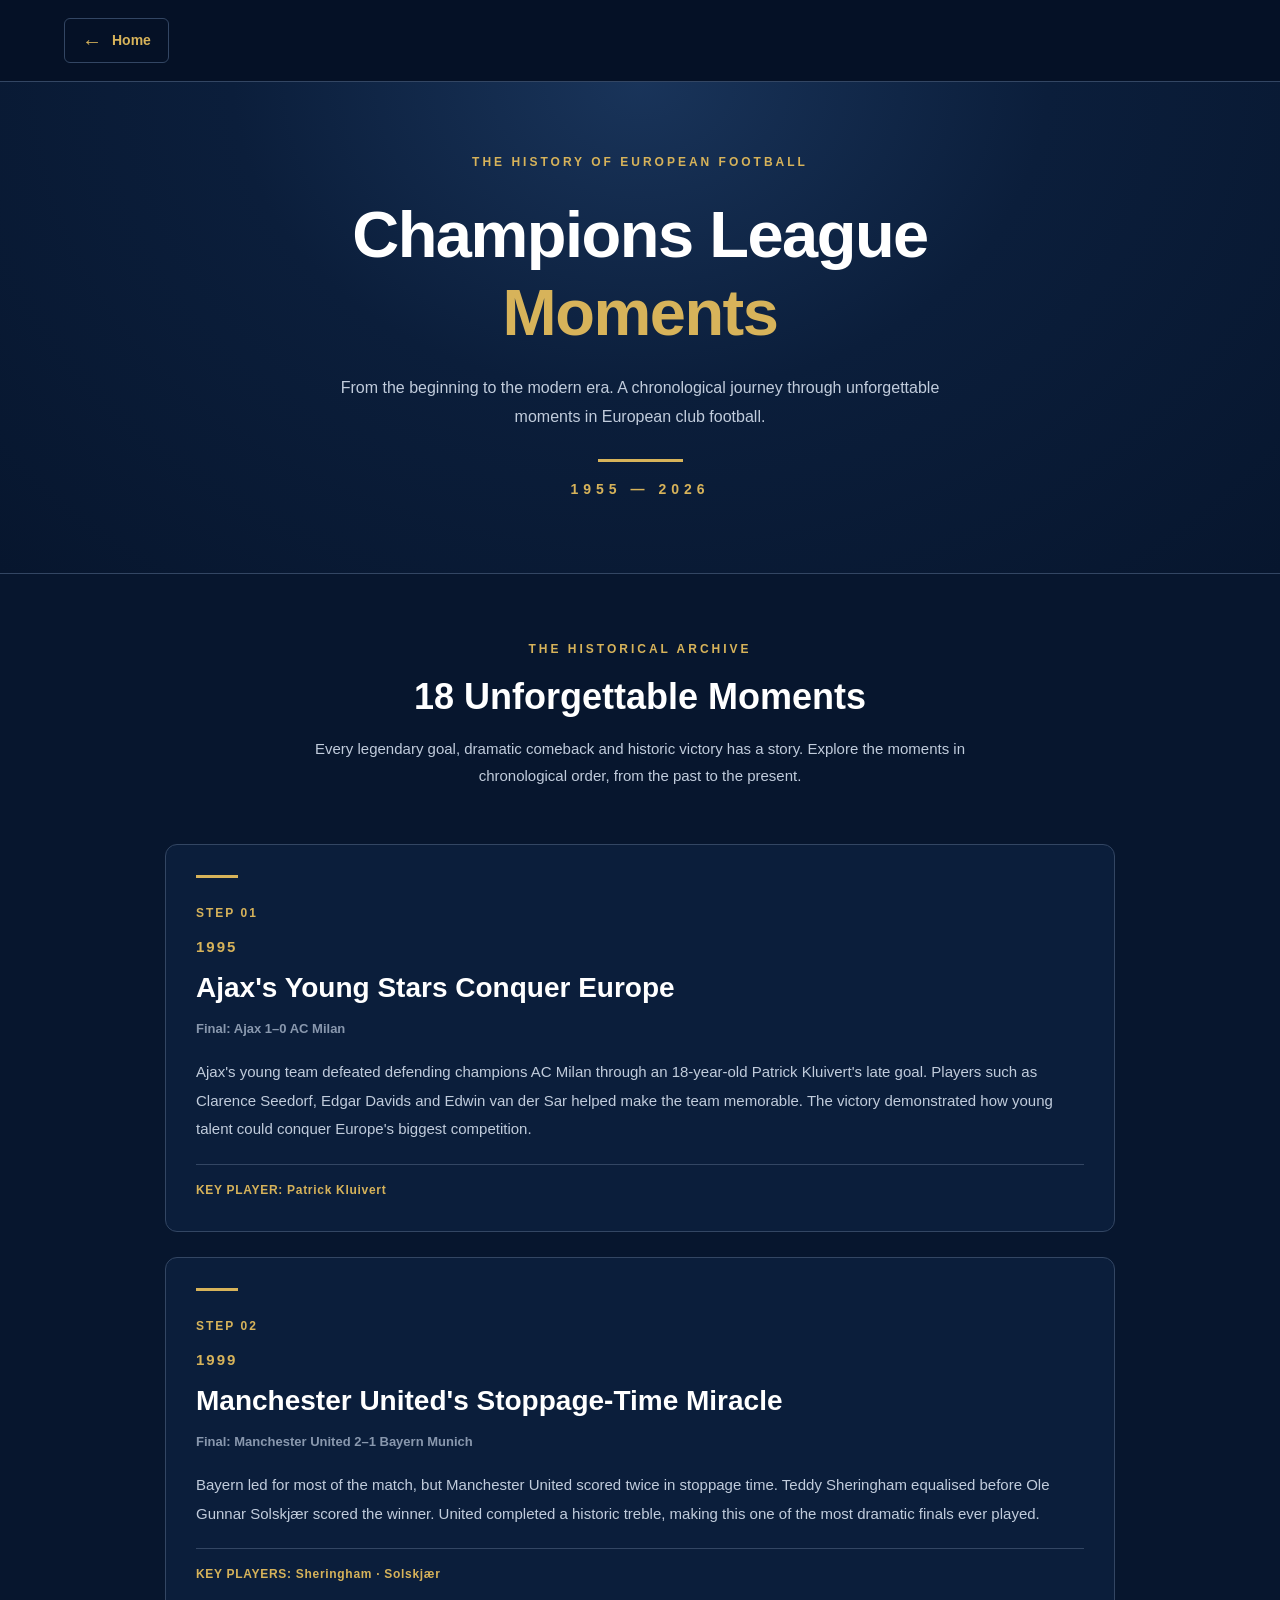
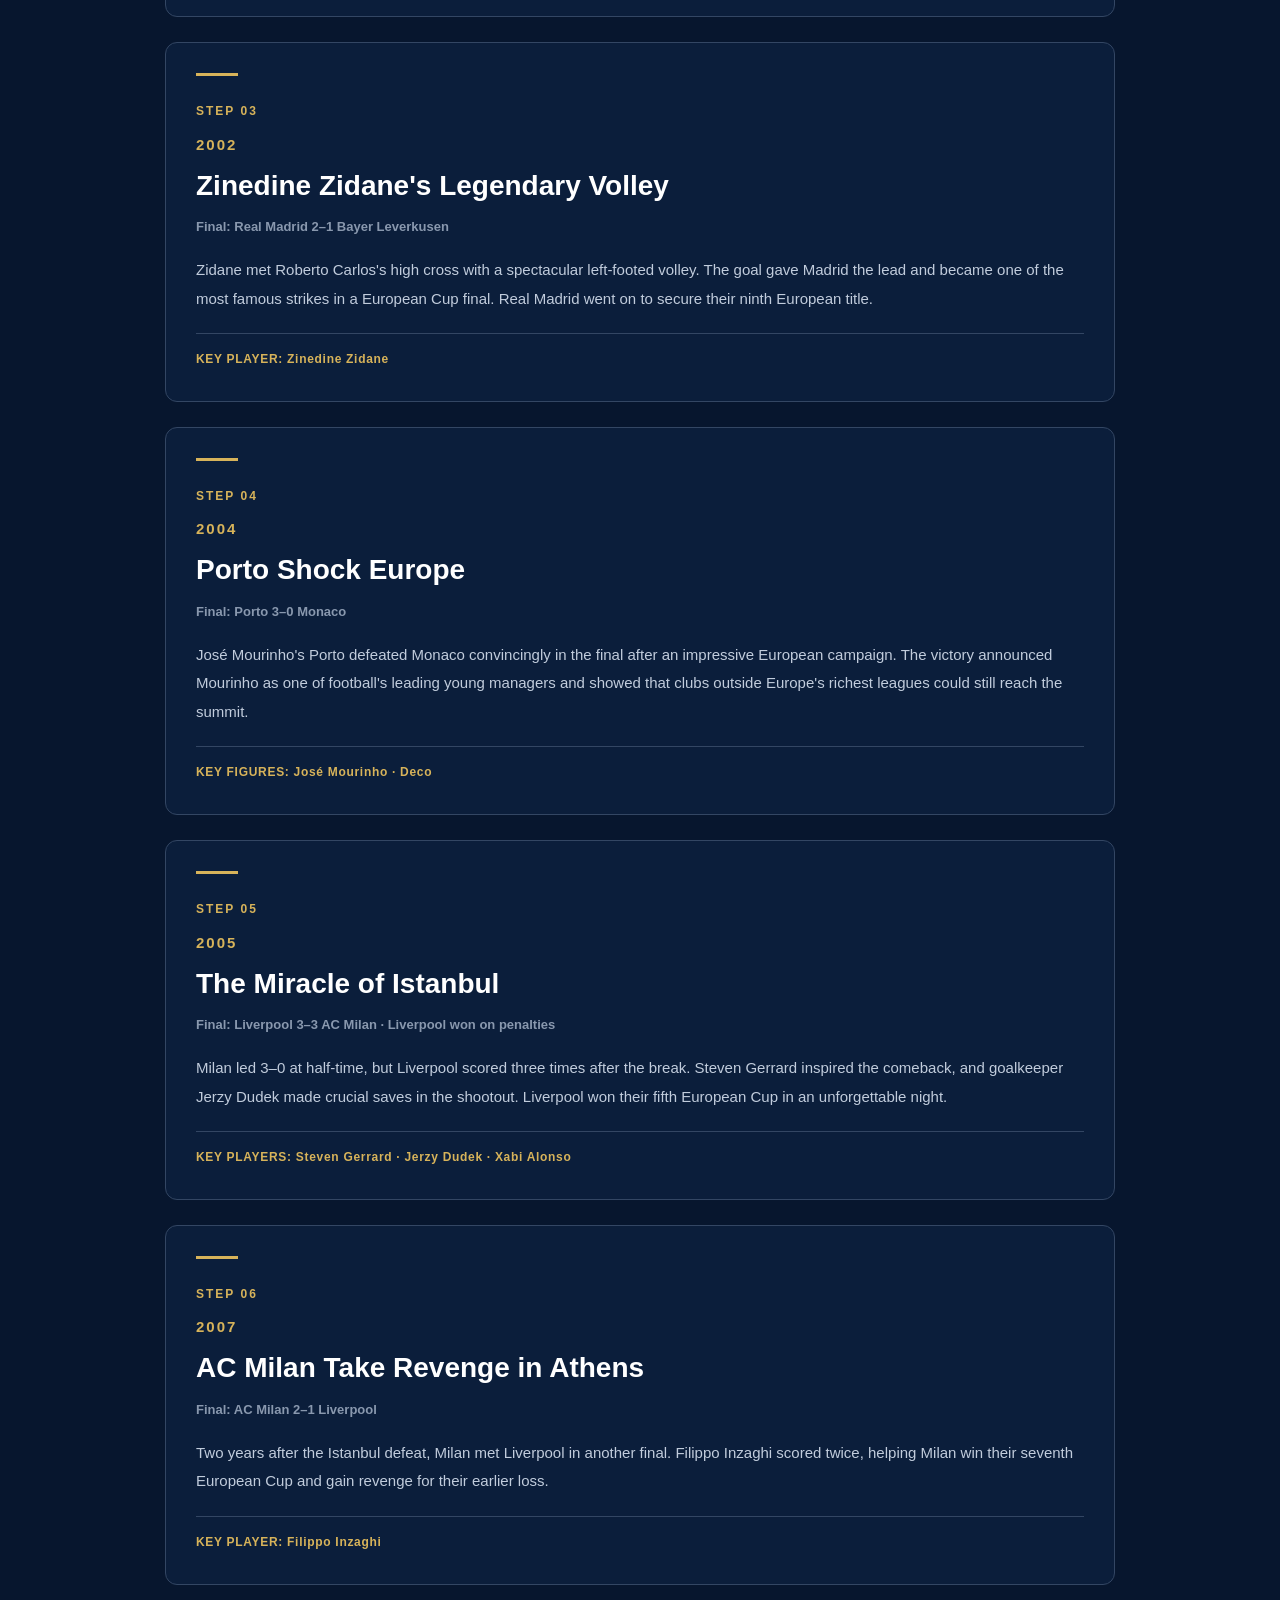
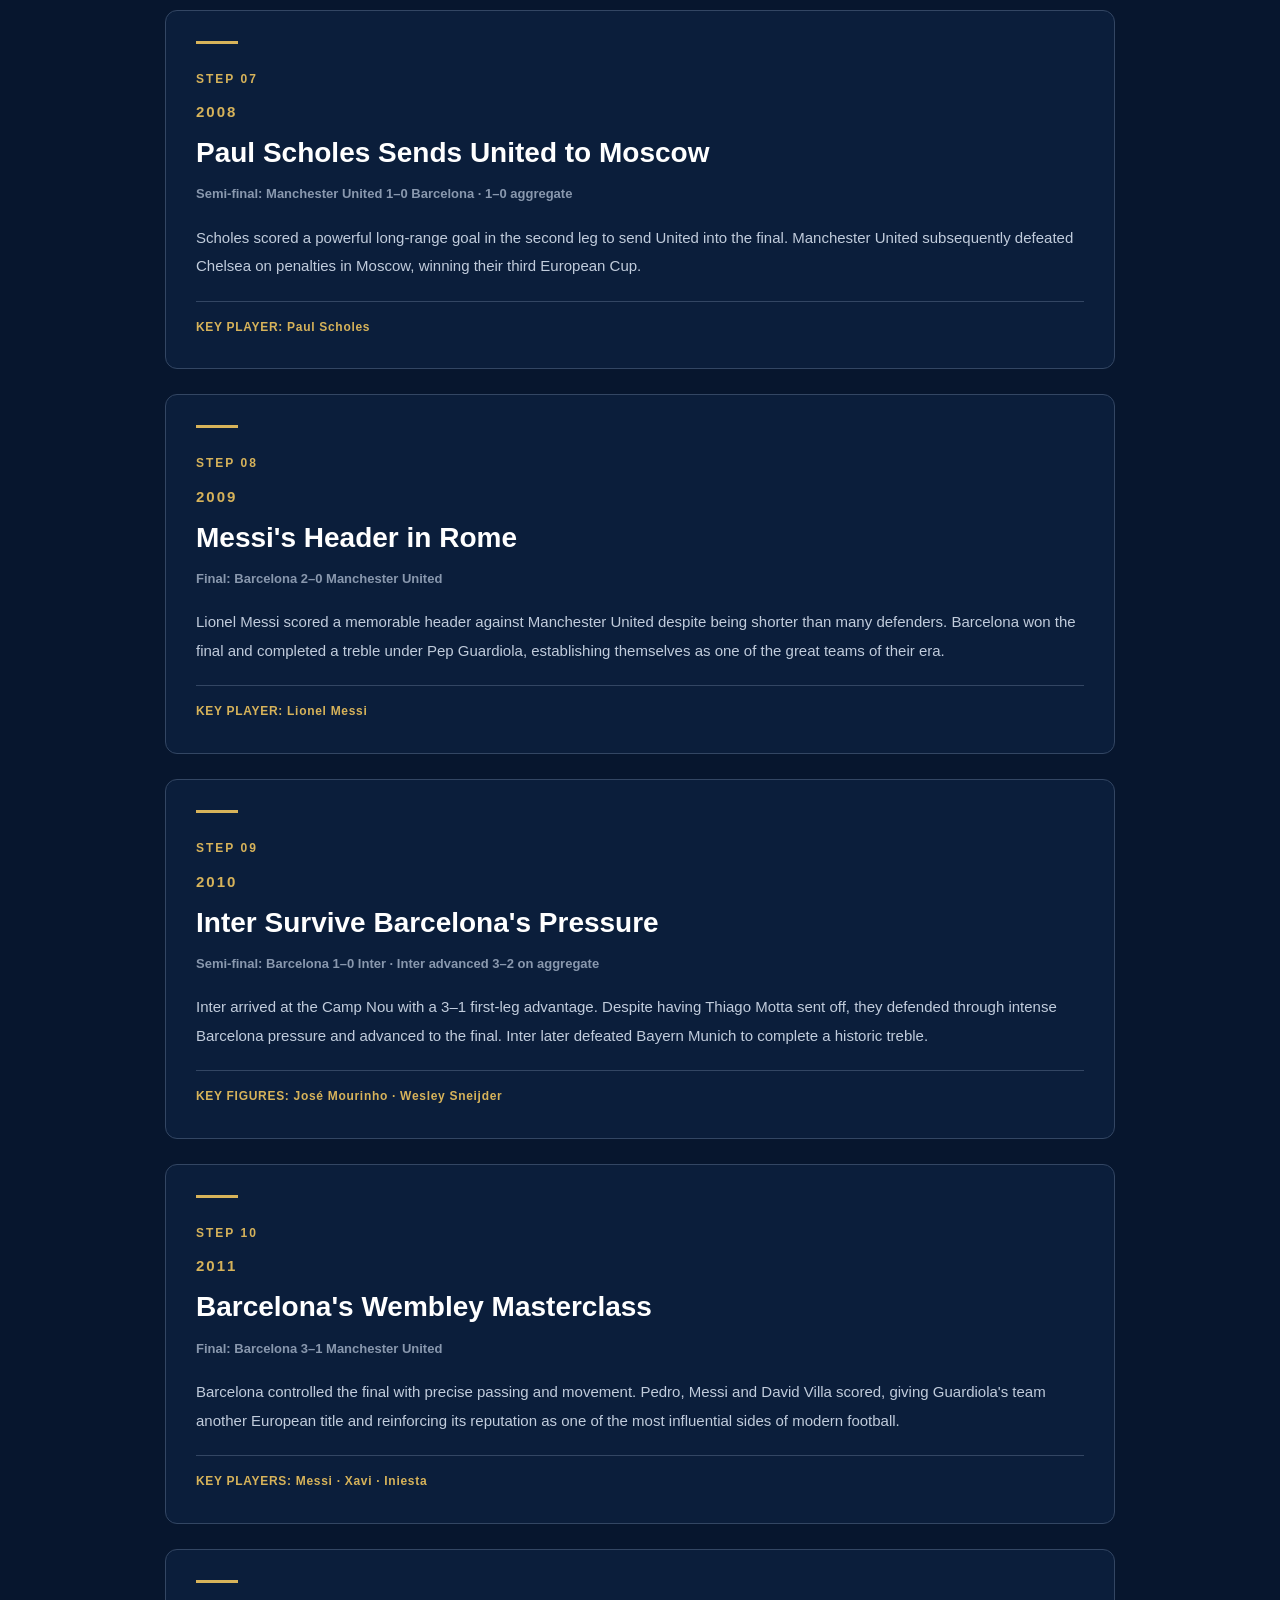
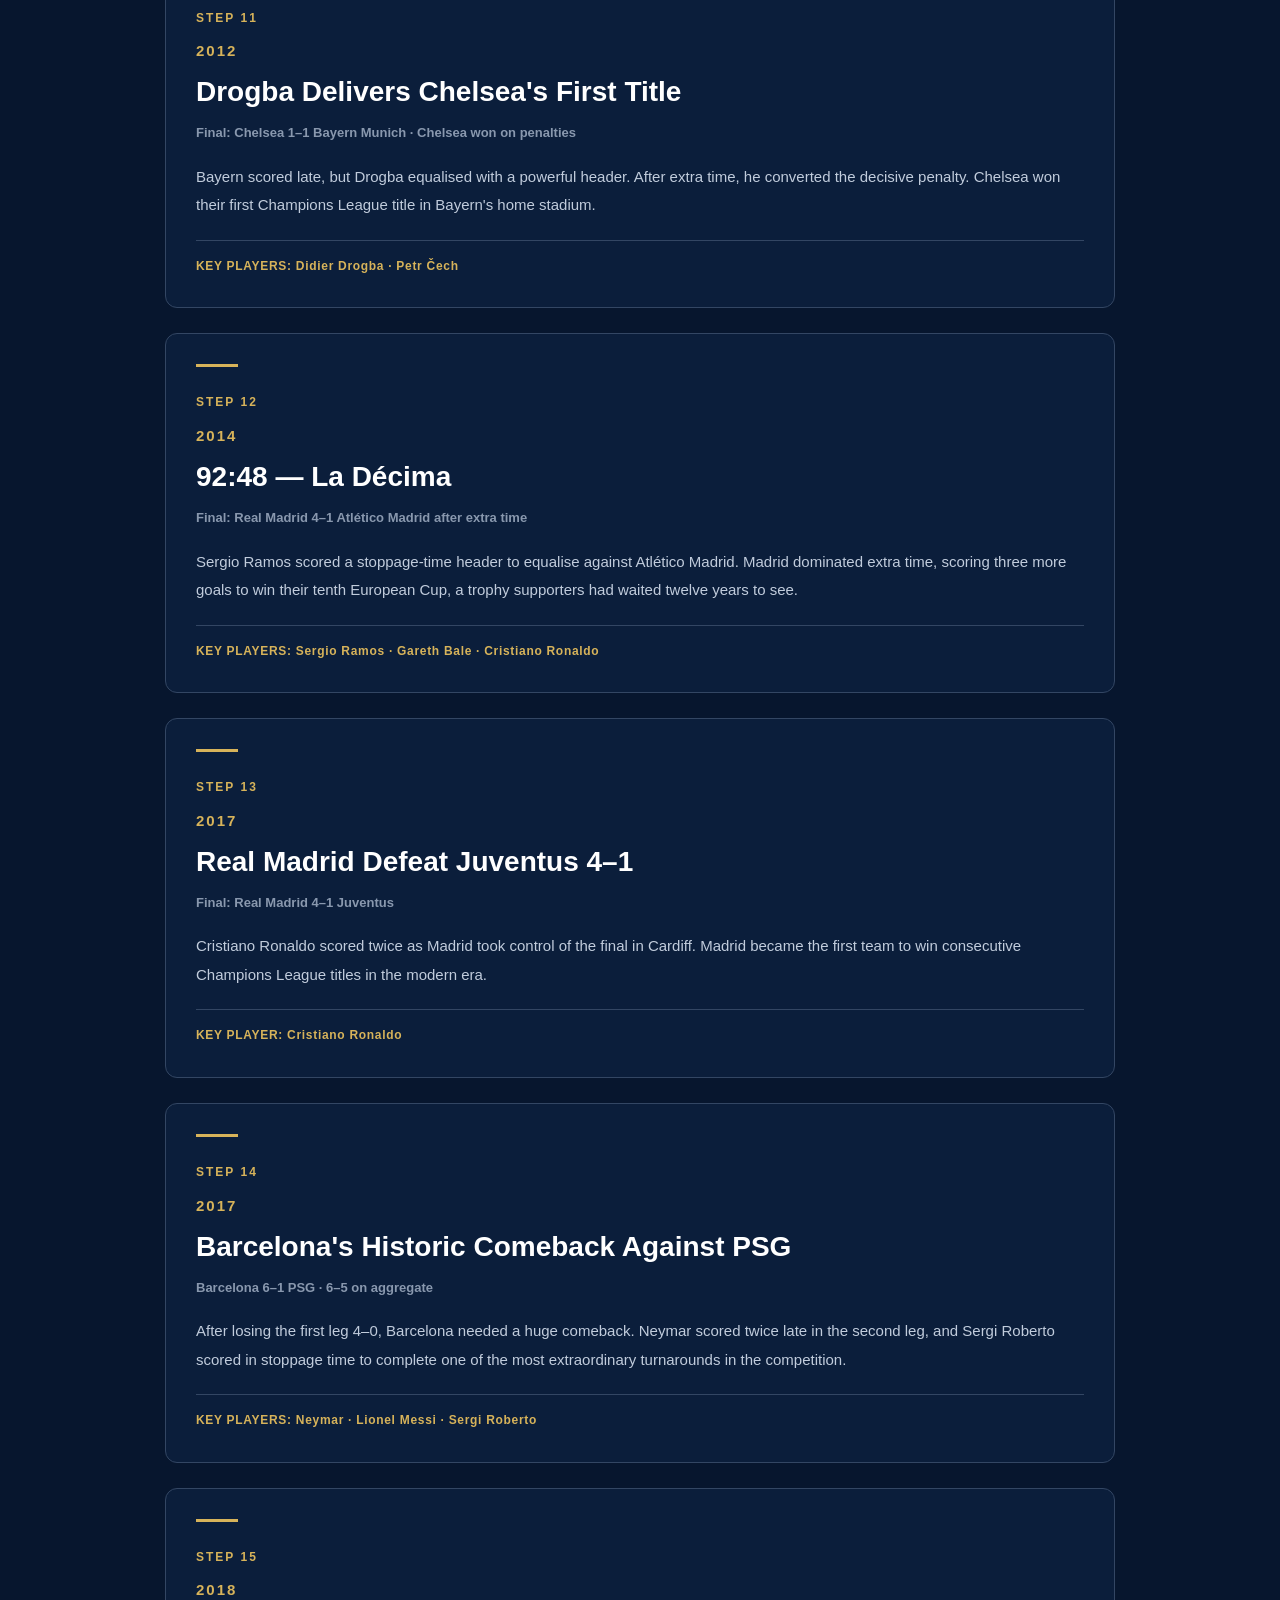
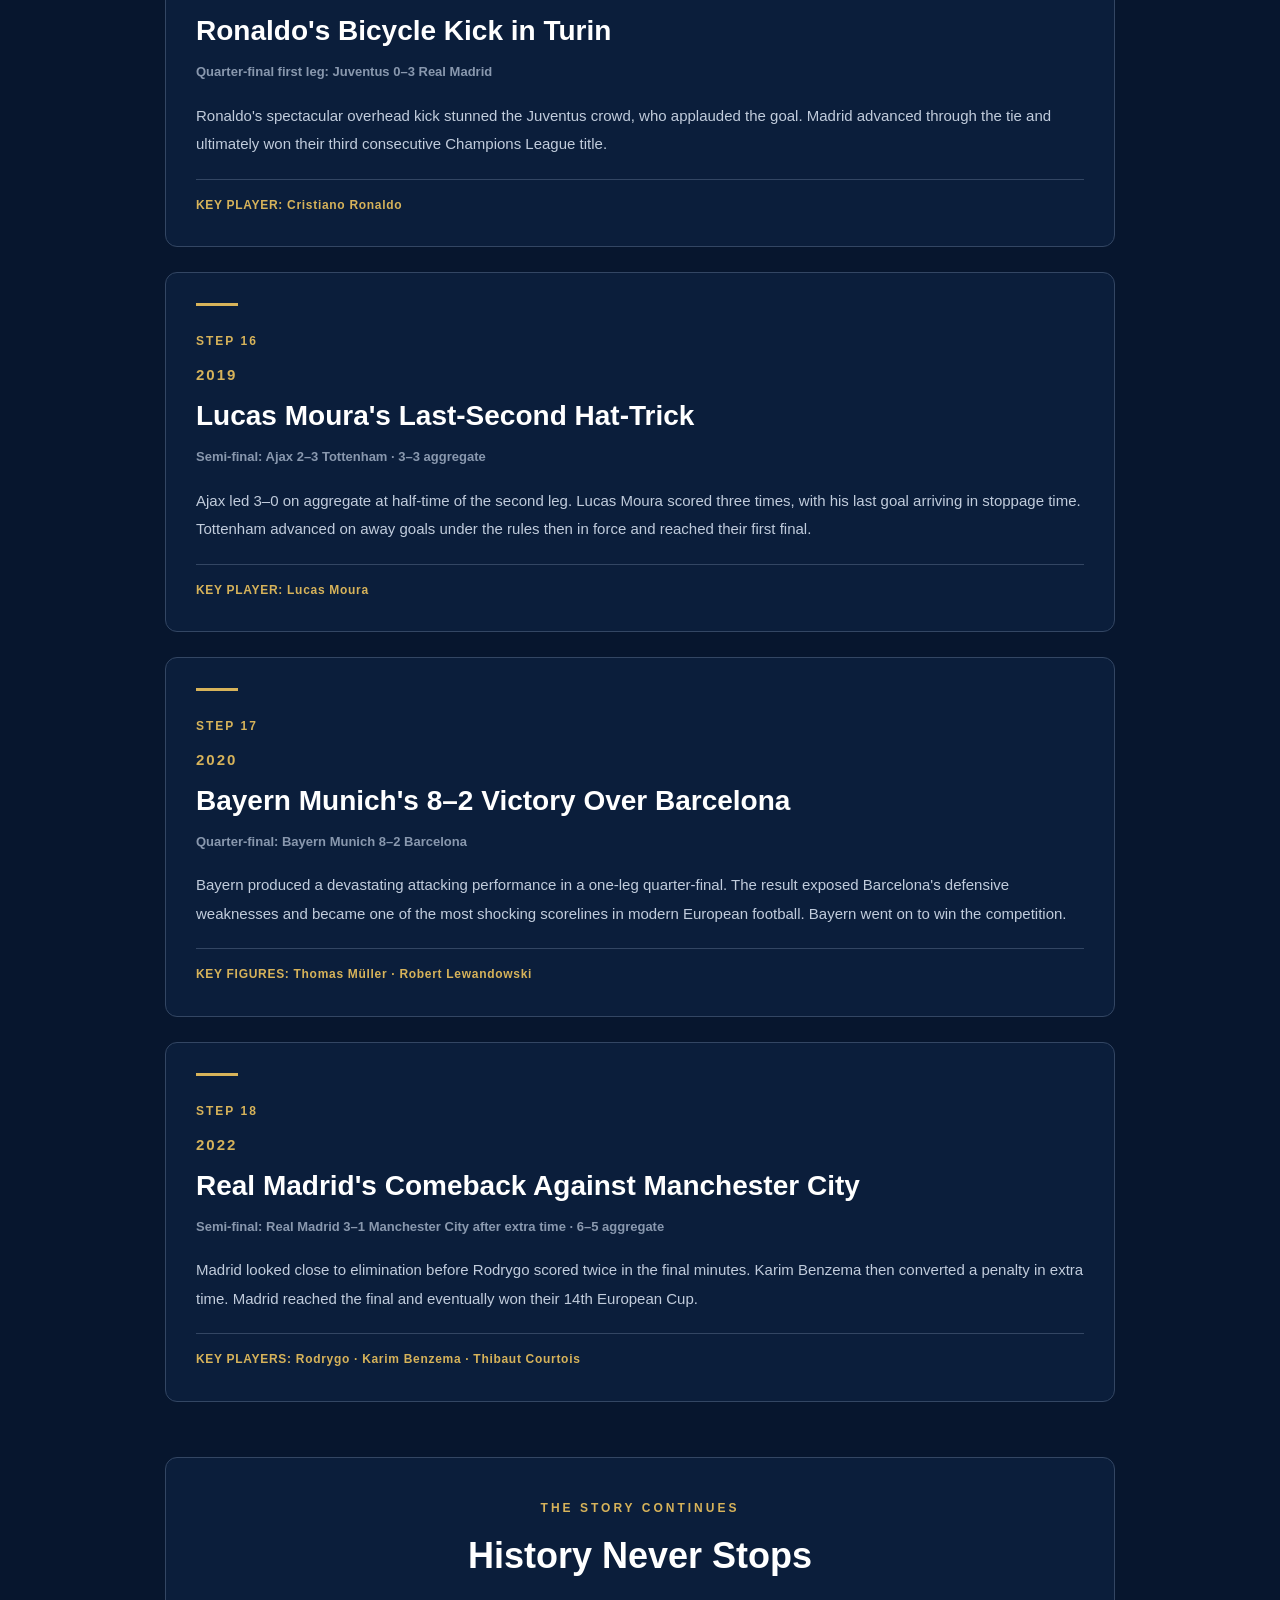
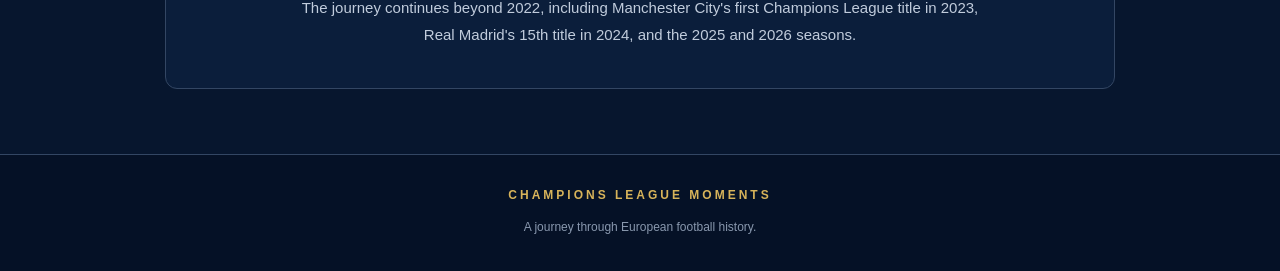
<file: moments.html>
<!DOCTYPE html>
<html lang="en">
<head>
    <meta charset="UTF-8">
    <meta name="viewport" content="width=device-width, initial-scale=1.0">

    <title>Champions League Moments | Football History</title>

    <link rel="stylesheet" href="moments.css">
    <script src="moments.js" defer></script>
</head>

<body>

    <!-- HOME BUTTON -->

    <nav class="top-navigation">
        <a href="index.html" class="home-button">
            <span class="home-icon">←</span>
            Home
        </a>
    </nav>


    <!-- HERO SECTION -->

    <header class="hero">
        <div class="hero-content">

            <p class="eyebrow">THE HISTORY OF EUROPEAN FOOTBALL</p>

            <h1>Champions League <span>Moments</span></h1>

            <p class="hero-description">
                From the beginning to the modern era.
                A chronological journey through unforgettable moments
                in European club football.
            </p>

            <div class="hero-line"></div>

            <p class="year-range">1955 — 2026</p>

        </div>
    </header>


    <!-- MAIN CONTENT -->

    <main class="container">

        <!-- INTRODUCTION -->

        <section class="intro">

            <p class="section-label">THE HISTORICAL ARCHIVE</p>

            <h2>18 Unforgettable Moments</h2>

            <p>
                Every legendary goal, dramatic comeback and historic victory
                has a story. Explore the moments in chronological order,
                from the past to the present.
            </p>

        </section>


        <!-- MOMENTS ARE INSERTED BY JAVASCRIPT -->

        <section class="timeline" id="timeline"></section>


        <!-- CLOSING SECTION -->

        <section class="future-note">

            <p class="section-label">THE STORY CONTINUES</p>

            <h2>History Never Stops</h2>

            <p>
                The journey continues beyond 2022, including Manchester City's
                first Champions League title in 2023, Real Madrid's 15th title
                in 2024, and the 2025 and 2026 seasons.
            </p>

        </section>

    </main>


    <!-- FOOTER -->

    <footer class="footer">

        <p>CHAMPIONS LEAGUE MOMENTS</p>

        <span>A journey through European football history.</span>

    </footer>

</body>
</html>
</file>
<file: clubs.css>
/* ==================================================
   CHAMPIONS LEAGUE HISTORY — CLUBS PAGE
================================================== */

/* ---------- COLOR VARIABLES ---------- */

:root {
    --navy: #06142e;
    --navy-light: #0b1830;
    --card-bg: #0d1c36;
    --blue: #1856d6;
    --blue-light: #70a5ff;
    --gold: #D4AF37;
    --white: #ffffff;
    --text: #d6deed;
    --muted: #93a5c2;
    --border: rgba(255, 255, 255, 0.1);
    --gold-border: rgba(212, 175, 55, 0.3);
}

/* ---------- RESET ---------- */

* {
    box-sizing: border-box;
    margin: 0;
    padding: 0;
}

html {
    scroll-behavior: smooth;
}

body {
    min-height: 100vh;
    background: var(--navy);
    color: var(--white);
    font-family: Arial, Helvetica, sans-serif;
    line-height: 1.6;
}

button,
input {
    font: inherit;
}

button {
    cursor: pointer;
}

img {
    max-width: 100%;
    display: block;
}

/* ==================================================
   HEADER AND NAVIGATION
================================================== */

.site-header {
    display: flex;
    align-items: center;
    justify-content: space-between;
    gap: 24px;
    flex-wrap: wrap;
    padding: 18px 5%;
    background: #071225;
    border-bottom: 1px solid var(--border);
}

/* Website brand */

.brand {
    display: inline-flex;
    align-items: center;
    gap: 12px;
    color: var(--white);
    font-size: 0.95rem;
    font-weight: 800;
    letter-spacing: 1px;
    text-decoration: none;
}

.brand-icon {
    display: flex;
    align-items: center;
    justify-content: center;
    width: 46px;
    height: 46px;
    border: 2px solid var(--gold);
    border-radius: 10px;
    color: var(--gold);
    font-size: 0.95rem;
    font-weight: 900;
}

/* Navigation aligned to the right */

.main-nav {
    display: flex;
    align-items: center;
    justify-content: flex-end;
    gap: 12px;
    margin-left: auto;
}

.main-nav a {
    display: inline-block;
    padding: 9px 14px;
    border-radius: 7px;
    color: var(--text);
    font-size: 0.9rem;
    font-weight: 600;
    text-decoration: none;
    transition:
        background 0.2s ease,
        color 0.2s ease,
        border-color 0.2s ease;
}

.main-nav a:hover {
    color: var(--gold);
}

/* Home button — visible gold style */

.main-nav a[href="index.html"] {
    padding: 10px 22px;
    border: 2px solid var(--gold);
    border-radius: 8px;
    background: var(--gold);
    color: var(--navy);
    font-weight: 800;
    box-shadow: 0 0 12px rgba(212, 175, 55, 0.2);
}

.main-nav a[href="index.html"]:hover {
    background: transparent;
    color: var(--gold);
    box-shadow: 0 0 18px rgba(212, 175, 55, 0.3);
}

/* Current page */

.main-nav a.active {
    color: var(--gold);
}

/* Keep the Home button gold even if a general nav rule changes */

.main-nav a[href="index.html"]:focus-visible {
    outline: 2px solid var(--white);
    outline-offset: 3px;
}

/* ==================================================
   MAIN PAGE
================================================== */

main {
    width: min(1400px, 92%);
    margin: 0 auto;
    padding: 35px 0 60px;
}

/* ---------- HERO ---------- */

.page-hero {
    padding: 45px 0 40px;
}

.eyebrow {
    margin-bottom: 12px;
    color: var(--gold);
    font-size: 0.76rem;
    font-weight: 800;
    letter-spacing: 2px;
    text-transform: uppercase;
}

.page-hero h1 {
    margin-bottom: 18px;
    font-size: clamp(2.2rem, 5vw, 3.8rem);
    font-weight: 900;
    line-height: 1.15;
}

.page-hero > p:last-child {
    max-width: 750px;
    color: var(--muted);
    font-size: 1.05rem;
    line-height: 1.8;
}

/* ---------- CLUB SECTION ---------- */

.clubs-section {
    margin-top: 20px;
}

.section-heading {
    display: flex;
    align-items: flex-end;
    justify-content: space-between;
    gap: 20px;
    margin-bottom: 25px;
}

.section-heading h2 {
    font-size: clamp(1.5rem, 3vw, 2.1rem);
    line-height: 1.3;
}

.club-count {
    flex-shrink: 0;
    color: var(--muted);
    font-size: 0.9rem;
}

/* ---------- SEARCH AND FILTERS ---------- */

.club-controls {
    display: flex;
    flex-direction: column;
    gap: 16px;
    margin-bottom: 28px;
}

#clubSearch {
    width: 100%;
    padding: 14px 16px;
    border: 1px solid var(--border);
    border-radius: 9px;
    outline: none;
    background: var(--navy-light);
    color: var(--white);
}

#clubSearch::placeholder {
    color: #8191aa;
}

#clubSearch:focus {
    border-color: var(--blue-light);
    box-shadow: 0 0 0 3px rgba(112, 165, 255, 0.1);
}

.filter-buttons {
    display: flex;
    flex-wrap: wrap;
    gap: 10px;
}

.filter-btn {
    padding: 9px 17px;
    border: 1px solid var(--border);
    border-radius: 7px;
    background: var(--navy-light);
    color: var(--text);
    transition: all 0.2s ease;
}

.filter-btn:hover {
    border-color: var(--gold);
    color: var(--gold);
}

.filter-btn.active {
    border-color: var(--blue);
    background: var(--blue);
    color: var(--white);
}

/* ==================================================
   CLUB GRID AND CARDS
================================================== */

#clubGrid,
.club-grid {
    display: grid;
    grid-template-columns: repeat(4, minmax(0, 1fr));
    align-items: start;
    gap: 22px;
}

.club-card {
    min-width: 0;
    overflow: hidden;
    border: 1px solid var(--border);
    border-radius: 14px;
    background: var(--card-bg);
    box-shadow: 0 8px 25px rgba(0, 0, 0, 0.15);
    transition:
        transform 0.25s ease,
        border-color 0.25s ease,
        box-shadow 0.25s ease;
}

.club-card:hover {
    transform: translateY(-5px);
    border-color: var(--gold-border);
    box-shadow: 0 14px 30px rgba(0, 0, 0, 0.25);
}

/* ---------- GOLDEN CLUB NAMES ---------- */

.club-crest {
    display: flex;
    align-items: center;
    justify-content: center;
    min-height: 115px;
    padding: 22px 14px 10px;
    background: transparent;
    border: none;
    border-radius: 0;
    box-shadow: none;
    text-align: center;
}

.club-crest img {
    display: none;
}

.crest-fallback {
    display: block;
    width: auto;
    height: auto;
    padding: 0;
    border: none;
    border-radius: 0;
    background: transparent;
    box-shadow: none;
    color: var(--gold);
    font-size: clamp(1.05rem, 1.6vw, 1.4rem);
    font-weight: 800;
    line-height: 1.35;
    overflow-wrap: anywhere;
    text-align: center;
}

/* ---------- CLUB INFORMATION ---------- */

.club-info,
.club-content {
    padding: 18px;
}

.club-country,
.club-meta {
    margin-bottom: 5px;
    color: var(--blue-light);
    font-size: 0.78rem;
    font-weight: 700;
    letter-spacing: 1px;
    text-transform: uppercase;
}

.club-info h2,
.club-content h2 {
    margin-bottom: 4px;
    color: var(--gold);
    font-size: 1.25rem;
    line-height: 1.35;
}

.club-nickname {
    margin-bottom: 16px;
    color: var(--muted);
    font-size: 0.88rem;
    font-style: italic;
}

/* ---------- EUROPEAN CUP STATISTICS ---------- */

.club-stat,
.club-titles {
    display: flex;
    align-items: center;
    justify-content: space-between;
    gap: 10px;
    margin: 14px 0;
    padding: 12px;
    border: 1px solid var(--gold-border);
    border-radius: 8px;
    background: rgba(212, 175, 55, 0.06);
    color: var(--text);
    font-size: 0.88rem;
}

.club-stat strong,
.club-titles strong {
    color: var(--gold);
    font-size: 1.4rem;
    line-height: 1;
}

/* ---------- CLUB SUMMARY ---------- */

.club-summary {
    margin: 14px 0 18px;
    color: var(--text);
    font-size: 0.9rem;
    line-height: 1.75;
}

/* ---------- EXPLORE HISTORY BUTTON ---------- */

.club-details-btn {
    display: block;
    width: 100%;
    margin-top: 12px;
    padding: 12px 14px;
    border: 1px solid var(--gold);
    border-radius: 8px;
    background: transparent;
    color: var(--gold);
    font-weight: 700;
    text-align: center;
    transition: all 0.2s ease;
}

.club-details-btn:hover {
    transform: translateY(-2px);
    background: var(--gold);
    color: var(--navy);
}

.club-details-btn:focus-visible {
    outline: 2px solid var(--blue-light);
    outline-offset: 3px;
}

/* ==================================================
   EXPLORE CLUB HISTORY
================================================== */

.club-history[hidden],
.club-details[hidden] {
    display: none !important;
}

.club-history,
.club-details {
    margin-top: 22px;
    padding: 22px;
    overflow: hidden;
    border: 1px solid var(--gold-border);
    border-radius: 12px;
    background: linear-gradient(145deg, #0b1830, #071225);
    color: var(--text);
    line-height: 1.8;
    animation: historyReveal 0.3s ease;
}

/* ---------- HISTORY INTRODUCTION ---------- */

.history-heading {
    padding-bottom: 18px;
    border-bottom: 1px solid var(--gold-border);
}

.history-label {
    color: var(--gold);
    font-size: 0.72rem;
    font-weight: 800;
    letter-spacing: 2px;
}

.history-heading h3 {
    margin: 8px 0;
    color: var(--gold);
    font-size: 1.5rem;
    line-height: 1.35;
}

.history-subtitle {
    color: var(--muted);
    font-size: 0.9rem;
}

/* ---------- HISTORY FACTS ---------- */

.history-facts {
    display: grid;
    grid-template-columns: repeat(3, minmax(0, 1fr));
    gap: 10px;
    margin: 20px 0;
}

.history-fact {
    min-width: 0;
    padding: 13px 10px;
    border: 1px solid var(--border);
    border-radius: 9px;
    background: rgba(255, 255, 255, 0.035);
}

.fact-label {
    display: block;
    margin-bottom: 6px;
    color: var(--muted);
    font-size: 0.72rem;
}

.history-fact strong {
    display: block;
    color: var(--gold);
    font-size: 1rem;
    overflow-wrap: anywhere;
}

/* ---------- HISTORY TEXT ---------- */

.club-history h3,
.club-details h3 {
    margin: 24px 0 12px;
    padding-bottom: 8px;
    border-bottom: 1px solid rgba(212, 175, 55, 0.18);
    color: var(--gold);
    font-size: 1.15rem;
    line-height: 1.4;
}

.club-history p,
.club-details p {
    margin: 0 0 14px;
    color: #c4cee0;
    font-size: 0.94rem;
}

/* ---------- HISTORY TIMELINE ---------- */

.history-timeline {
    position: relative;
    margin: 16px 0 20px;
    padding-left: 24px;
    border-left: 2px solid rgba(212, 175, 55, 0.35);
    list-style: none;
}

.history-timeline li {
    position: relative;
    margin: 0 0 17px;
    padding-left: 8px;
    color: #c4cee0;
    font-size: 0.92rem;
    line-height: 1.8;
}

.history-timeline li:last-child {
    margin-bottom: 0;
}

.history-timeline li::before {
    content: "";
    position: absolute;
    top: 9px;
    left: -31px;
    width: 10px;
    height: 10px;
    border: 3px solid #0b1830;
    border-radius: 50%;
    background: var(--gold);
}

/* ---------- HISTORY LISTS ---------- */

.club-history ul,
.club-history ol,
.club-details ul,
.club-details ol {
    margin: 10px 0 18px;
    padding-left: 22px;
}

.club-history li,
.club-details li {
    margin-bottom: 8px;
    color: #c4cee0;
}

.club-history strong,
.club-history b,
.club-details strong,
.club-details b {
    color: var(--gold);
}

/* ---------- HISTORY LINKS ---------- */

.club-history a,
.club-details a {
    color: var(--blue-light);
    text-decoration: none;
}

.club-history a:hover,
.club-details a:hover {
    color: var(--gold);
    text-decoration: underline;
}

/* ---------- HISTORY FOOTNOTE ---------- */

.history-footnote {
    margin-top: 22px !important;
    padding-top: 14px;
    border-top: 1px solid var(--border);
    color: #8293ae !important;
    font-size: 0.78rem !important;
}

/* ---------- OLDER HISTORY CLASS SUPPORT ---------- */

.club-details h4 {
    margin: 18px 0 8px;
    color: var(--gold);
}

/* ---------- NO RESULTS ---------- */

#noResults[hidden],
.no-results[hidden] {
    display: none !important;
}

#noResults,
.no-results {
    margin: 30px 0;
    padding: 28px 18px;
    border: 1px dashed var(--border);
    border-radius: 10px;
    color: var(--muted);
    text-align: center;
}

/* ---------- HISTORY NOTE ---------- */

.history-note {
    margin-top: 70px;
    padding: 35px;
    border: 1px solid var(--border);
    border-radius: 14px;
    background: var(--navy-light);
}

.history-note h2 {
    margin-bottom: 12px;
    font-size: 1.8rem;
}

.history-note > p:last-child {
    max-width: 750px;
    color: var(--muted);
    line-height: 1.8;
}

/* ---------- FOOTER ---------- */

.site-footer {
    padding: 28px 5%;
    border-top: 1px solid var(--border);
    background: #071225;
    color: var(--muted);
    text-align: center;
}

.site-footer p:first-child {
    margin-bottom: 5px;
    color: var(--white);
    font-weight: 700;
}

/* ---------- ANIMATION ---------- */

@keyframes historyReveal {
    from {
        opacity: 0;
        transform: translateY(8px);
    }

    to {
        opacity: 1;
        transform: translateY(0);
    }
}

/* ==================================================
   RESPONSIVE DESIGN
================================================== */

@media (max-width: 1100px) {
    #clubGrid,
    .club-grid {
        grid-template-columns: repeat(3, minmax(0, 1fr));
        gap: 18px;
    }
}

@media (max-width: 800px) {
    .site-header {
        gap: 18px;
    }

    .main-nav {
        gap: 6px;
    }

    .main-nav a {
        padding: 8px 10px;
        font-size: 0.85rem;
    }

    #clubGrid,
    .club-grid {
        grid-template-columns: repeat(2, minmax(0, 1fr));
        gap: 16px;
    }

    .history-facts {
        grid-template-columns: 1fr;
    }

    .history-note {
        padding: 25px;
    }
}

@media (max-width: 520px) {
    .site-header {
        align-items: flex-start;
        flex-direction: column;
        padding: 16px 4%;
    }

    .brand {
        font-size: 0.8rem;
    }

    .brand-icon {
        width: 40px;
        height: 40px;
    }

    .main-nav {
        width: 100%;
        justify-content: flex-end;
        margin-left: 0;
        gap: 8px;
    }

    .main-nav a {
        padding: 8px 10px;
        font-size: 0.8rem;
    }

    .main-nav a[href="index.html"] {
        padding: 9px 16px;
    }

    main {
        width: 92%;
        padding-top: 22px;
    }

    .page-hero {
        padding: 30px 0;
    }

    .section-heading {
        align-items: flex-start;
        flex-direction: column;
        gap: 8px;
    }

    #clubGrid,
    .club-grid {
        grid-template-columns: 1fr;
        gap: 18px;
    }

    .club-crest {
        min-height: 90px;
    }

    .crest-fallback {
        font-size: 1.3rem;
    }

    .club-info,
    .club-content {
        padding: 18px;
    }

    .club-history,
    .club-details {
        padding: 15px;
    }

    .history-heading h3 {
        font-size: 1.25rem;
    }

    .club-history p,
    .club-details p,
    .history-timeline li {
        font-size: 0.88rem;
    }

    .filter-buttons {
        gap: 8px;
    }

    .filter-btn {
        padding: 8px 12px;
        font-size: 0.85rem;
    }

    .history-note {
        padding: 20px;
    }
}

/* ---------- REDUCED MOTION ---------- */

@media (prefers-reduced-motion: reduce) {
    *,
    *::before,
    *::after {
        scroll-behavior: auto !important;
        animation-duration: 0.01ms !important;
        transition-duration: 0.01ms !important;
    }
}
</file>
<file: current-era.css>
/* ==================================================
   1. ROOT VARIABLES
================================================== */

:root {
    --background: #07162e;
    --background-light: #0b1e3b;
    --card-background: #0b1e3b;
    --gold: #d7b35a;
    --white: #ffffff;
    --text: #c1ccdc;
    --muted: #8998ae;
    --border: #334663;
}


/* ==================================================
   2. RESET
================================================== */

* {
    margin: 0;
    padding: 0;
    box-sizing: border-box;
}

html {
    scroll-behavior: smooth;
}

body {
    font-family: Arial, Helvetica, sans-serif;
    background: var(--background);
    color: var(--white);
    line-height: 1.8;
}


/* ==================================================
   3. HERO SECTION
================================================== */

.hero {
    min-height: 390px;
    display: flex;
    align-items: center;
    justify-content: center;
    text-align: center;
    padding: 70px 25px;

    background:
        radial-gradient(
            ellipse at top,
            #19345a 0%,
            #0b1e3b 45%,
            #07162e 100%
        );

    border-bottom: 1px solid var(--border);
}

.hero-content {
    max-width: 850px;
    width: 100%;
}

.eyebrow,
.section-label {
    color: var(--gold);
    font-size: 12px;
    font-weight: 700;
    letter-spacing: 3px;
}

.hero h1 {
    font-size: clamp(36px, 6vw, 65px);
    line-height: 1.2;
    margin: 22px 0;
    letter-spacing: -1.5px;
}

.hero h1 span {
    color: var(--gold);
}

.hero-description {
    color: var(--text);
    max-width: 650px;
    margin: 0 auto;
    font-size: 16px;
}

.hero-line {
    width: 85px;
    height: 3px;
    background: var(--gold);
    margin: 28px auto 15px;
}

.year-range {
    color: var(--gold);
    font-size: 14px;
    font-weight: 700;
    letter-spacing: 5px;
}


/* ==================================================
   4. MAIN CONTAINER
================================================== */

.container {
    max-width: 1000px;
    margin: 0 auto;
    padding: 65px 25px;
}


/* ==================================================
   5. INTRODUCTION
================================================== */

.intro {
    max-width: 720px;
    margin: 0 auto 55px;
    text-align: center;
}

.intro h2,
.future-note h2 {
    font-size: clamp(26px, 4vw, 36px);
    line-height: 1.3;
    margin: 14px 0;
}

.intro > p:last-child,
.future-note > p:last-child {
    color: var(--text);
    font-size: 15px;
}


/* ==================================================
   6. CURRENT-ERA STORIES
================================================== */

.timeline {
    display: flex;
    flex-direction: column;
    gap: 25px;
}

.moment {
    position: relative;
    background: var(--card-background);
    border: 1px solid var(--border);
    border-radius: 12px;
    padding: 30px;

    transition:
        border-color 0.25s ease,
        transform 0.25s ease;
}

.moment:hover {
    border-color: var(--gold);
    transform: translateY(-3px);
}

.moment::before {
    content: "";
    display: block;
    width: 42px;
    height: 3px;
    background: var(--gold);
    margin-bottom: 20px;
}

.moment-number {
    display: inline-block;
    color: var(--gold);
    font-size: 12px;
    font-weight: 700;
    letter-spacing: 2px;
    margin-bottom: 8px;
}

.moment-year {
    display: block;
    color: var(--gold);
    font-size: 15px;
    font-weight: 700;
    letter-spacing: 2px;
    margin-bottom: 8px;
}

.moment h3 {
    font-size: clamp(21px, 3vw, 28px);
    line-height: 1.4;
    margin-bottom: 10px;
}

.moment-result {
    color: var(--muted);
    font-size: 13px;
    font-weight: 600;
    margin-bottom: 18px;
}

.moment-story {
    color: var(--text);
    font-size: 15px;
    line-height: 1.9;
}

.moment-players {
    color: var(--gold);
    font-size: 12px;
    font-weight: 700;
    letter-spacing: 0.7px;
    margin-top: 20px;
    padding-top: 15px;
    border-top: 1px solid var(--border);
}


/* ==================================================
   7. CLOSING SECTION
================================================== */

.future-note {
    text-align: center;
    background: var(--background-light);
    border: 1px solid var(--border);
    border-radius: 12px;
    padding: 40px 30px;
    margin-top: 55px;
}

.future-note h2 {
    color: var(--white);
}

.future-note > p:last-child {
    max-width: 700px;
    margin: 0 auto;
}


/* ==================================================
   8. FOOTER
================================================== */

.footer {
    text-align: center;
    padding: 30px 20px;
    border-top: 1px solid var(--border);
    background: #051126;
}

.footer p {
    color: var(--gold);
    font-size: 12px;
    font-weight: 700;
    letter-spacing: 3px;
    margin-bottom: 5px;
}

.footer span {
    color: var(--muted);
    font-size: 12px;
}


/* ==================================================
   9. RESPONSIVE DESIGN
================================================== */

@media (max-width: 600px) {

    .hero {
        min-height: 340px;
        padding: 55px 20px;
    }

    .hero h1 {
        letter-spacing: -0.5px;
    }

    .container {
        padding: 45px 15px;
    }

    .moment {
        padding: 22px 18px;
    }

    .moment h3 {
        font-size: 22px;
    }

    .moment-story {
        font-size: 14px;
    }

    .future-note {
        padding: 30px 20px;
    }
}

/* ==================================================
   HOME BUTTON
================================================== */

.top-navigation {
    padding: 18px 5%;
    background: #051126;
    border-bottom: 1px solid #334663;
}

.home-button {
    display: inline-flex;
    align-items: center;
    gap: 10px;
    padding: 9px 17px;
    color: #d7b35a;
    text-decoration: none;
    font-size: 14px;
    font-weight: 700;
    border: 1px solid #334663;
    border-radius: 6px;
    transition: 0.25s ease;
}

.home-button:hover {
    background: #0b1e3b;
    border-color: #d7b35a;
    color: #ffffff;
}

.home-icon {
    font-size: 20px;
    line-height: 1;
}
</file>
<file: history.css>
/* =====================================================
   CHAMPIONS LEAGUE HISTORY
   Main styling
===================================================== */

:root {
    --background: #06101f;
    --background-light: #0c1b30;
    --card: #10233b;
    --card-hover: #162e4b;
    --blue: #2877ff;
    --blue-light: #6eabff;
    --gold: #e9c777;
    --white: #f5f8ff;
    --muted: #a9b7cb;
    --border: rgba(255, 255, 255, 0.12);
}

* {
    margin: 0;
    padding: 0;
    box-sizing: border-box;
}

html {
    scroll-behavior: smooth;
    scroll-padding-top: 100px;
}

body {
    background: var(--background);
    color: var(--white);
    font-family: Arial, Helvetica, sans-serif;
    line-height: 1.7;
}

a {
    color: inherit;
    text-decoration: none;
}

button {
    font: inherit;
}

/* ================= HEADER ================= */

.site-header {
    min-height: 76px;
    padding: 16px 6%;
    display: flex;
    justify-content: space-between;
    align-items: center;
    gap: 24px;
    background: rgba(4, 12, 25, 0.96);
    border-bottom: 1px solid var(--border);
    position: sticky;
    top: 0;
    z-index: 100;
    backdrop-filter: blur(14px);
}

.brand {
    display: flex;
    align-items: center;
    gap: 10px;
    font-weight: 900;
    letter-spacing: 1.5px;
    white-space: nowrap;
}

.brand-icon {
    color: var(--gold);
    font-size: 27px;
}

.brand-light {
    color: var(--blue-light);
}

.site-header nav {
    display: flex;
    flex-wrap: wrap;
    gap: 22px;
}

.site-header nav a {
    color: var(--muted);
    font-size: 13px;
    transition: color 0.2s;
}

.site-header nav a:hover {
    color: var(--white);
}

/* ================= HERO ================= */

/* Original Inter Milan background image retained */

.hero {
    min-height: 620px;
    display: flex;
    align-items: center;
    padding: 90px 8%;
    position: relative;
    overflow: hidden;

    background:
        linear-gradient(
            90deg,
            #06101f 0%,
            rgba(6, 16, 31, 0.93) 40%,
            rgba(6, 16, 31, 0.45) 100%
        ),
        url("https://commons.wikimedia.org/wiki/Special:FilePath/1964%E2%80%9365_European_Cup_-_Inter_Milan%27s_Su%C3%A1rez%2C_Facchetti%2C_Peir%C3%B3_and_Bedin_with_the_trophy.jpg")
        center 35% / cover no-repeat;
}

.hero::after {
    content: "";
    position: absolute;
    inset: auto 0 0;
    height: 120px;
    background: linear-gradient(
        transparent,
        var(--background)
    );
    pointer-events: none;
}

.hero-content {
    position: relative;
    z-index: 1;
    max-width: 760px;
}

.eyebrow {
    color: var(--blue-light);
    font-size: 12px;
    font-weight: 800;
    letter-spacing: 3px;
    text-transform: uppercase;
    margin-bottom: 14px;
}

.hero h1 {
    font-size: clamp(42px, 7vw, 82px);
    line-height: 1.04;
    font-weight: 900;
    letter-spacing: -2px;
}

.hero h1 span {
    color: var(--gold);
}

.hero-description {
    max-width: 610px;
    margin-top: 25px;
    color: #d0daea;
    font-size: 17px;
}

.primary-button {
    display: inline-block;
    border: 0;
    border-radius: 5px;
    background: var(--blue);
    color: white;
    padding: 13px 21px;
    margin-top: 25px;
    font-size: 12px;
    font-weight: 800;
    letter-spacing: 1px;
    cursor: pointer;
    transition: background 0.2s, transform 0.2s;
}

.primary-button:hover {
    background: #4388ff;
    transform: translateY(-2px);
}

.hero-note {
    color: var(--muted);
    font-size: 12px;
    margin-top: 18px;
}

/* ================= GENERAL SECTIONS ================= */

.section {
    padding: 85px 7%;
}

.intro {
    max-width: 1050px;
    margin: auto;
    text-align: center;
}

.intro h2,
.section-heading h2 {
    font-size: clamp(29px, 4vw, 43px);
    line-height: 1.2;
    margin-bottom: 20px;
}

.intro > p:not(.eyebrow) {
    max-width: 820px;
    margin: 0 auto 20px;
    color: var(--muted);
}

.text-link {
    display: inline-block;
    color: var(--blue-light);
    font-weight: 700;
    font-size: 13px;
    margin-top: 10px;
}

.text-link:hover {
    color: var(--gold);
}

.section-heading {
    text-align: center;
    max-width: 760px;
    margin: 0 auto 40px;
}

.section-heading > p:not(.eyebrow) {
    color: var(--muted);
}

/* ================= ERA FILTERS ================= */

.era-filters {
    display: flex;
    flex-wrap: wrap;
    justify-content: center;
    gap: 10px;
    margin-bottom: 30px;
}

.filter {
    background: transparent;
    color: var(--muted);
    border: 1px solid var(--border);
    padding: 10px 15px;
    border-radius: 4px;
    cursor: pointer;
    font-size: 12px;
    transition: background 0.2s, color 0.2s;
}

.filter:hover,
.filter.active {
    background: var(--blue);
    border-color: var(--blue);
    color: white;
}

/* ================= SEASON CARDS ================= */

.timeline-grid {
    display: grid;
    grid-template-columns: repeat(2, minmax(0, 1fr));
    gap: 18px;
}

.season-card {
    padding: 27px;
    background: var(--card);
    border: 1px solid var(--border);
    border-top: 3px solid var(--blue);
    border-radius: 7px;
    transition:
        transform 0.2s,
        background 0.2s,
        border-color 0.2s;
}

.season-card:hover {
    background: var(--card-hover);
    transform: translateY(-3px);
    border-top-color: var(--gold);
}

.season-card.hidden {
    display: none;
}

.season-topline {
    display: flex;
    justify-content: space-between;
    align-items: center;
    flex-wrap: wrap;
    gap: 12px;
}

.season-number {
    color: var(--blue-light);
    font-size: 11px;
    font-weight: 800;
    letter-spacing: 1.5px;
}

.season-year {
    color: var(--gold);
    font-size: 13px;
    font-weight: 800;
}

.season-card h3 {
    font-size: 22px;
    line-height: 1.35;
    margin: 13px 0 10px;
}

.final-result {
    padding: 10px 12px;
    background: rgba(3, 9, 20, 0.45);
    border-left: 2px solid var(--gold);
    font-size: 13px;
    margin-bottom: 15px;
}

.season-story {
    color: #c0ccdd;
    font-size: 14px;
}

.season-champion {
    margin-top: 20px;
    padding-top: 13px;
    border-top: 1px solid var(--border);
    font-size: 13px;
    font-weight: 800;
}

.season-champion span {
    display: block;
    color: var(--muted);
    font-size: 10px;
    letter-spacing: 2px;
    margin-bottom: 3px;
}

.history-footnote {
    color: var(--muted);
    text-align: center;
    font-size: 12px;
    margin-top: 28px;
}

/* ================= SOURCES ================= */

.source-note {
    padding: 55px 7%;
    text-align: center;
    border-top: 1px solid var(--border);
}

.source-note h2 {
    font-size: 24px;
}

.source-note p {
    max-width: 850px;
    margin: 14px auto;
    color: var(--muted);
    font-size: 13px;
}

.source-note a {
    color: var(--blue-light);
    font-weight: 700;
    font-size: 13px;
}

/* ================= FOOTER ================= */

.site-footer {
    padding: 30px 7%;
    text-align: center;
    background: #030914;
    border-top: 1px solid var(--border);
}

.site-footer p {
    color: var(--muted);
    font-size: 12px;
    margin-top: 8px;
}

/* ================= RESPONSIVE DESIGN ================= */

@media (max-width: 1000px) {
    .site-header {
        align-items: flex-start;
        flex-direction: column;
    }

    .site-header nav {
        gap: 12px 18px;
    }

    .timeline-grid {
        grid-template-columns: 1fr;
    }
}

@media (max-width: 650px) {
    .hero {
        min-height: 560px;
        padding: 70px 6%;
        background-position: 58% center;
    }

    .hero h1 {
        letter-spacing: -1px;
    }

    .hero-description {
        font-size: 15px;
    }

    .section {
        padding: 60px 5%;
    }

    .season-card {
        padding: 21px;
    }
}
</file>
<file: moments.css>
/* ==================================================
   1. ROOT VARIABLES
================================================== */

:root {
    --background: #07162e;
    --background-light: #0b1e3b;
    --card-background: #0b1e3b;
    --gold: #d7b35a;
    --white: #ffffff;
    --text: #c1ccdc;
    --muted: #8998ae;
    --border: #334663;
}


/* ==================================================
   2. RESET
================================================== */

* {
    margin: 0;
    padding: 0;
    box-sizing: border-box;
}

html {
    scroll-behavior: smooth;
}

body {
    font-family: Arial, Helvetica, sans-serif;
    background: var(--background);
    color: var(--white);
    line-height: 1.8;
}


/* ==================================================
   3. HERO SECTION
================================================== */

.hero {
    min-height: 390px;
    display: flex;
    align-items: center;
    justify-content: center;
    text-align: center;
    padding: 70px 25px;
    background:
        radial-gradient(
            ellipse at top,
            #19345a 0%,
            #0b1e3b 45%,
            #07162e 100%
        );
    border-bottom: 1px solid var(--border);
}

.hero-content {
    max-width: 850px;
    width: 100%;
}

.eyebrow,
.section-label {
    color: var(--gold);
    font-size: 12px;
    font-weight: 700;
    letter-spacing: 3px;
}

.hero h1 {
    font-size: clamp(34px, 6vw, 65px);
    line-height: 1.2;
    margin: 22px 0;
    letter-spacing: -1.5px;
}

.hero h1 span {
    color: var(--gold);
}

.hero-description {
    color: var(--text);
    max-width: 650px;
    margin: 0 auto;
    font-size: 16px;
}

.hero-line {
    width: 85px;
    height: 3px;
    background: var(--gold);
    margin: 28px auto 15px;
}

.year-range {
    color: var(--gold);
    font-size: 14px;
    font-weight: 700;
    letter-spacing: 5px;
}


/* ==================================================
   4. MAIN CONTAINER
================================================== */

.container {
    max-width: 1000px;
    margin: 0 auto;
    padding: 65px 25px;
}


/* ==================================================
   5. INTRODUCTION
================================================== */

.intro {
    max-width: 720px;
    margin: 0 auto 55px;
    text-align: center;
}

.intro h2,
.future-note h2 {
    font-size: clamp(26px, 4vw, 36px);
    line-height: 1.3;
    margin: 14px 0;
}

.intro > p:last-child,
.future-note > p:last-child {
    color: var(--text);
    font-size: 15px;
}


/* ==================================================
   6. TIMELINE
================================================== */

.timeline {
    position: relative;
}

.moment {
    position: relative;
    background: var(--card-background);
    border: 1px solid var(--border);
    border-radius: 12px;
    padding: 30px;
    margin-bottom: 25px;
    transition:
        border-color 0.25s ease,
        transform 0.25s ease;
}

.moment:hover {
    border-color: var(--gold);
    transform: translateY(-3px);
}

.moment::before {
    content: "";
    display: block;
    width: 42px;
    height: 3px;
    background: var(--gold);
    margin-bottom: 20px;
}

.moment-number {
    display: inline-block;
    color: var(--gold);
    font-size: 12px;
    font-weight: 700;
    letter-spacing: 2px;
    margin-bottom: 8px;
}

.moment-year {
    display: block;
    color: var(--gold);
    font-size: 15px;
    font-weight: 700;
    letter-spacing: 2px;
    margin-bottom: 8px;
}

.moment h3 {
    font-size: clamp(21px, 3vw, 28px);
    line-height: 1.4;
    margin-bottom: 10px;
}

.moment-result {
    color: var(--muted);
    font-size: 13px;
    font-weight: 600;
    margin-bottom: 18px;
}

.moment-story {
    color: var(--text);
    font-size: 15px;
    line-height: 1.9;
}

.moment-players {
    color: var(--gold);
    font-size: 12px;
    font-weight: 700;
    letter-spacing: 0.7px;
    margin-top: 20px;
    padding-top: 15px;
    border-top: 1px solid var(--border);
}


/* ==================================================
   7. FUTURE NOTE
================================================== */

.future-note {
    text-align: center;
    background: var(--background-light);
    border: 1px solid var(--border);
    border-radius: 12px;
    padding: 40px 30px;
    margin-top: 55px;
}

.future-note h2 {
    color: var(--white);
}

.future-note > p:last-child {
    max-width: 700px;
    margin: 0 auto;
}


/* ==================================================
   8. FOOTER
================================================== */

.footer {
    text-align: center;
    padding: 30px 20px;
    border-top: 1px solid var(--border);
    background: #051126;
}

.footer p {
    color: var(--gold);
    font-size: 12px;
    font-weight: 700;
    letter-spacing: 3px;
    margin-bottom: 5px;
}

.footer span {
    color: var(--muted);
    font-size: 12px;
}


/* ==================================================
   9. RESPONSIVE DESIGN
================================================== */

@media (max-width: 600px) {

    .hero {
        min-height: 340px;
        padding: 55px 20px;
    }

    .hero h1 {
        letter-spacing: -0.5px;
    }

    .container {
        padding: 45px 15px;
    }

    .moment {
        padding: 22px 18px;
        margin-bottom: 18px;
    }

    .moment h3 {
        font-size: 22px;
    }

    .moment-story {
        font-size: 14px;
    }

    .future-note {
        padding: 30px 20px;
    }
}

/* ==================================================
   HOME BUTTON
================================================== */

.top-navigation {
    padding: 18px 5%;
    background: #051126;
    border-bottom: 1px solid #334663;
}

.home-button {
    display: inline-flex;
    align-items: center;
    gap: 10px;
    padding: 9px 17px;
    color: #d7b35a;
    text-decoration: none;
    font-size: 14px;
    font-weight: 700;
    border: 1px solid #334663;
    border-radius: 6px;
    transition: 0.25s ease;
}

.home-button:hover {
    background: #0b1e3b;
    border-color: #d7b35a;
    color: #ffffff;
}

.home-icon {
    font-size: 20px;
    line-height: 1;
}
</file>
